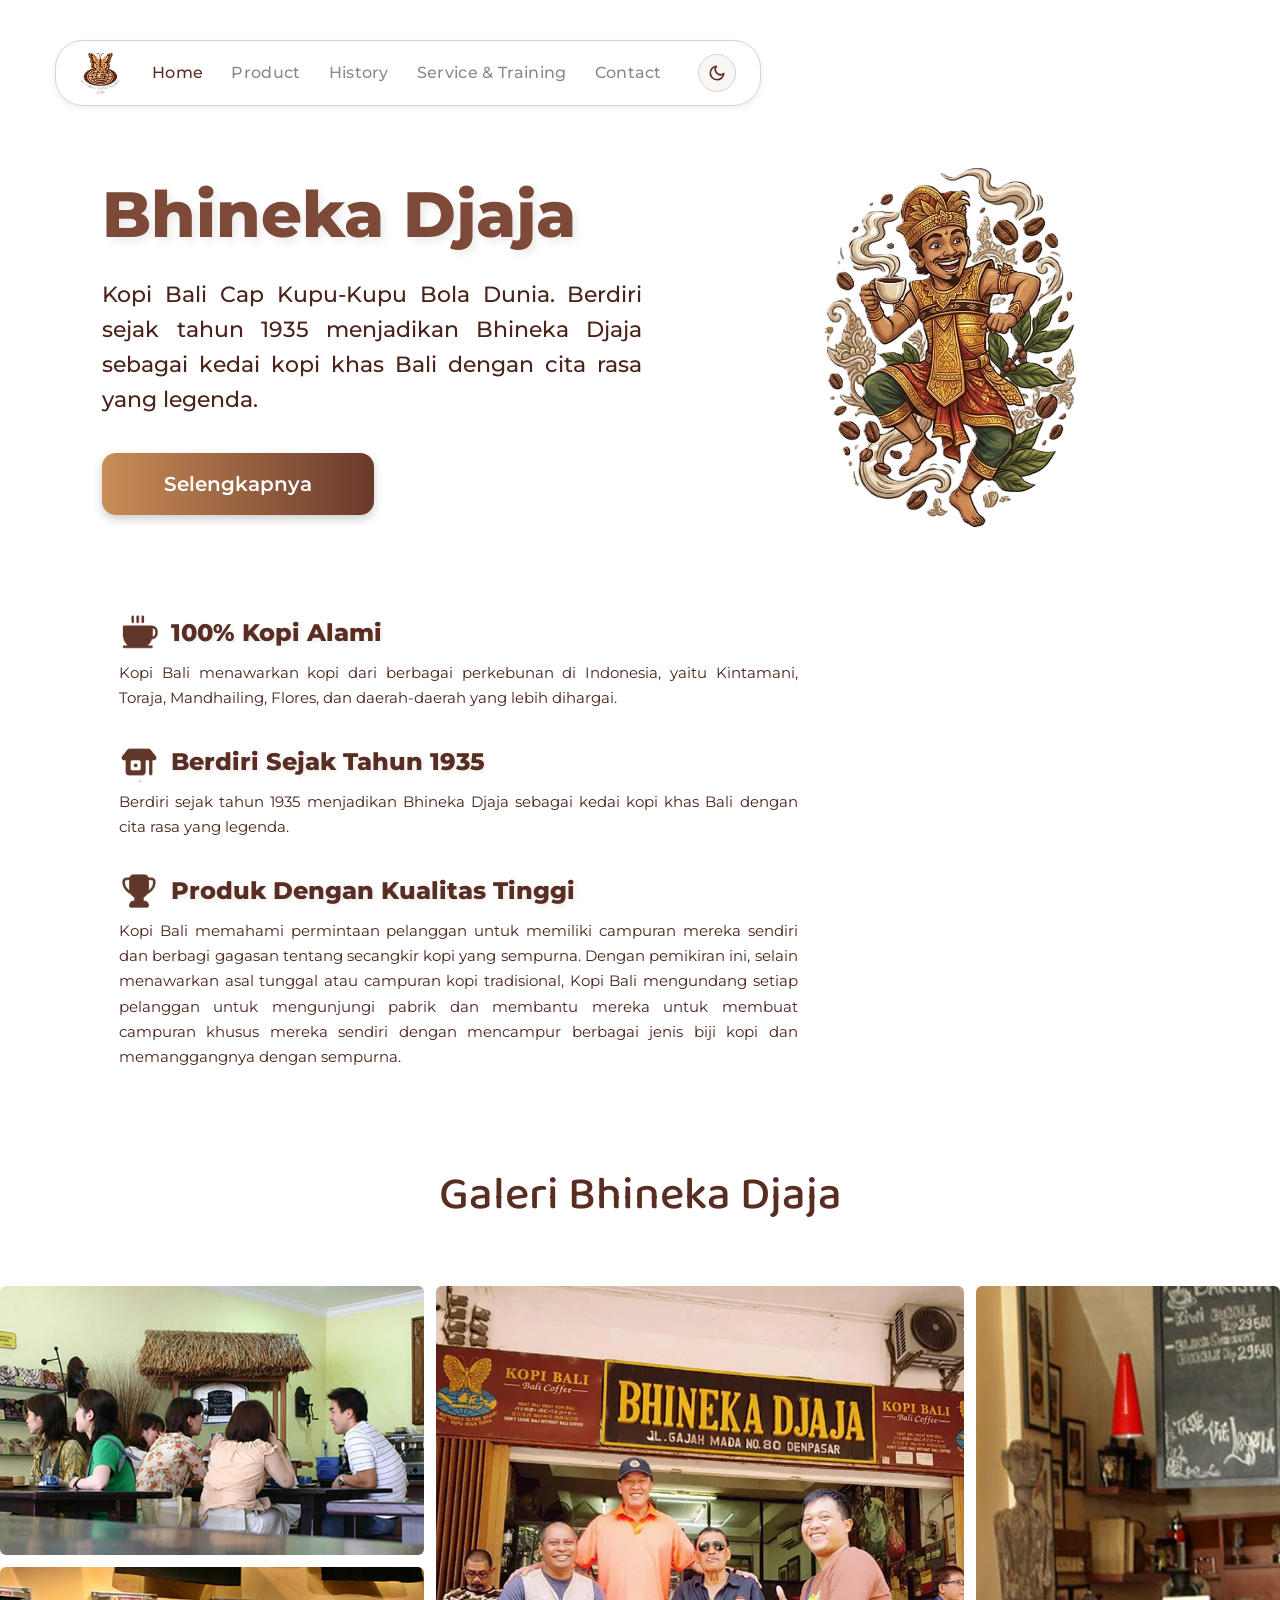
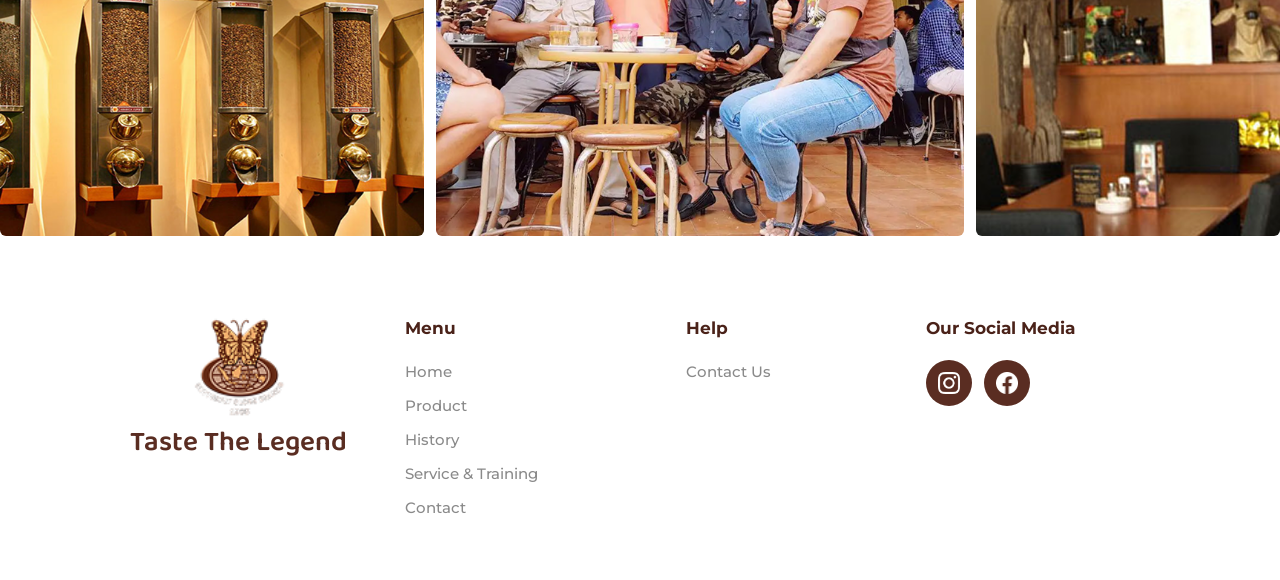
<file: index.html>
<!DOCTYPE html>
<html lang="id">
<head>
<meta charset="UTF-8">
<meta name="viewport" content="width=device-width, initial-scale=1">
<title>Bhineka Djaja | Kopi Bali Cap Kupu-Kupu Bola Dunia</title>
<meta name="description" content="Bhineka Djaja, kedai kopi khas Bali sejak tahun 1935.">
<link rel="preconnect" href="https://fonts.googleapis.com">
<link rel="preconnect" href="https://fonts.gstatic.com" crossorigin>
<link href="https://fonts.googleapis.com/css2?family=Baloo+2:wght@500;600&family=Montserrat:wght@400;500;600;700;800&display=swap" rel="stylesheet">
<link rel="stylesheet" href="style.css">
<script>if(localStorage.getItem('bhineka-tema')==='dark'||(!localStorage.getItem('bhineka-tema')&&window.matchMedia('(prefers-color-scheme: dark)').matches)){document.documentElement.setAttribute('data-theme','dark')}</script>
</head>
<body>

<header class="nav-wrap">
  <nav class="nav" aria-label="Menu utama">
    <a class="logo" href="index.html"><img src="images/Logo.png" alt="Butterfly Globe Brand 1935"></a>
    <span class="nav-current-page">Home</span>
    <div class="nav-links">
      <a href="index.html" aria-current="page">Home</a>
      <a href="product.html">Product</a>
      <a href="history.html">History</a>
      <a href="service.html">Service &amp; Training</a>
      <a href="contact.html">Contact</a>
    </div>
    <div class="nav-actions">
      <button class="tema-toggle" id="btn-tema" aria-label="Ganti mode gelap/terang" type="button" title="Ganti mode gelap/terang">
        <svg class="ikon-bulan" width="18" height="18" viewBox="0 0 24 24" fill="none" stroke="currentColor" stroke-width="2.2" stroke-linecap="round" stroke-linejoin="round">
          <path d="M21 12.79A9 9 0 1 1 11.21 3 7 7 0 0 0 21 12.79z"></path>
        </svg>
        <svg class="ikon-matahari" width="18" height="18" viewBox="0 0 24 24" fill="none" stroke="currentColor" stroke-width="2.2" stroke-linecap="round" stroke-linejoin="round">
          <circle cx="12" cy="12" r="5"></circle>
          <line x1="12" y1="1" x2="12" y2="3"></line>
          <line x1="12" y1="21" x2="12" y2="23"></line>
          <line x1="4.22" y1="4.22" x2="5.64" y2="5.64"></line>
          <line x1="18.36" y1="18.36" x2="19.78" y2="19.78"></line>
          <line x1="1" y1="12" x2="3" y2="12"></line>
          <line x1="21" y1="12" x2="23" y2="12"></line>
          <line x1="4.22" y1="19.78" x2="5.64" y2="18.36"></line>
          <line x1="18.36" y1="5.64" x2="19.78" y2="4.22"></line>
        </svg>
      </button>
      <button class="nav-toggle" aria-label="Buka menu" aria-expanded="false" type="button">
        <span></span>
        <span></span>
        <span></span>
      </button>
    </div>
  </nav>
</header>

<main>
  <section class="hero">
    <div class="hero-teks">
      <h1>Bhineka Djaja</h1>
      <p class="lead">Kopi Bali Cap Kupu-Kupu Bola Dunia. Berdiri sejak tahun 1935 menjadikan Bhineka Djaja sebagai kedai kopi khas Bali dengan cita rasa yang legenda.</p>
      <a class="tombol" href="history.html">Selengkapnya</a>
    </div>
    <img class="hero-gambar" src="images/Foto_kartun_memegang_kopi.png" alt="Ilustrasi penari Bali memegang secangkir kopi">
  </section>

  <section class="fitur">
    <article class="item">
      <h3><img class="ikon" src="images/ikon-kopi.png" alt="" width="40" height="40">100% Kopi Alami</h3>
      <p>Kopi Bali menawarkan kopi dari berbagai perkebunan di Indonesia, yaitu Kintamani, Toraja, Mandhailing, Flores, dan daerah-daerah yang lebih dihargai.</p>
    </article>
    <article class="item">
      <h3><img class="ikon" src="images/ikon-toko.png" alt="" width="40" height="40">Berdiri Sejak Tahun 1935</h3>
      <p>Berdiri sejak tahun 1935 menjadikan Bhineka Djaja sebagai kedai kopi khas Bali dengan cita rasa yang legenda.</p>
    </article>
    <article class="item">
      <h3><img class="ikon" src="images/ikon-piala.png" alt="" width="40" height="40">Produk Dengan Kualitas Tinggi</h3>
      <p>Kopi Bali memahami permintaan pelanggan untuk memiliki campuran mereka sendiri dan berbagi gagasan tentang secangkir kopi yang sempurna. Dengan pemikiran ini, selain menawarkan asal tunggal atau campuran kopi tradisional, Kopi Bali mengundang setiap pelanggan untuk mengunjungi pabrik dan membantu mereka untuk membuat campuran khusus mereka sendiri dengan mencampur berbagai jenis biji kopi dan memanggangnya dengan sempurna.</p>
    </article>
  </section>

  <section class="galeri">
    <h2>Galeri Bhineka Djaja</h2>
    <div class="grid">
      <figure class="g1"><img src="images/Rectangle_109.png" alt="Pelanggan duduk di bar kedai kopi" loading="lazy"></figure>
      <figure class="g2"><img src="images/Rectangle_110.png" alt="Dispenser biji kopi di dinding kedai" loading="lazy"></figure>
      <figure class="g3"><img src="images/Rectangle_111.png" alt="Pelanggan di depan kedai Bhineka Djaja, Jl. Gajah Mada No. 80 Denpasar" loading="lazy"></figure>
      <figure class="g4"><img src="images/Rectangle_112.png" alt="Sudut kedai dengan patung kayu dan papan menu" loading="lazy"></figure>
    </div>
  </section>
</main>

<footer>
  <div class="foot-merk">
    <img src="images/Logo.png" alt="Butterfly Globe Brand 1935">
    <p>Taste The Legend</p>
  </div>
  <div>
    <h4>Menu</h4>
    <ul>
      <li><a href="index.html">Home</a></li>
      <li><a href="product.html">Product</a></li>
      <li><a href="history.html">History</a></li>
      <li><a href="service.html">Service &amp; Training</a></li>
      <li><a href="contact.html">Contact</a></li>
    </ul>
  </div>
  <div>
    <h4>Help</h4>
    <ul><li><a href="contact.html">Contact Us</a></li></ul>
  </div>
  <div>
    <h4>Our Social Media</h4>
    <div class="sosial-baris">
     <a class="sosial" href="#" aria-label="Instagram"><img src="images/instagram.png" alt=""></a>
     <a class="sosial" href="#" aria-label="Facebook"><img src="images/facebook.png" alt=""></a>
    </div>
  </div>
</footer>
<script src="transisi.js"></script>

</body>
</html>
</file>
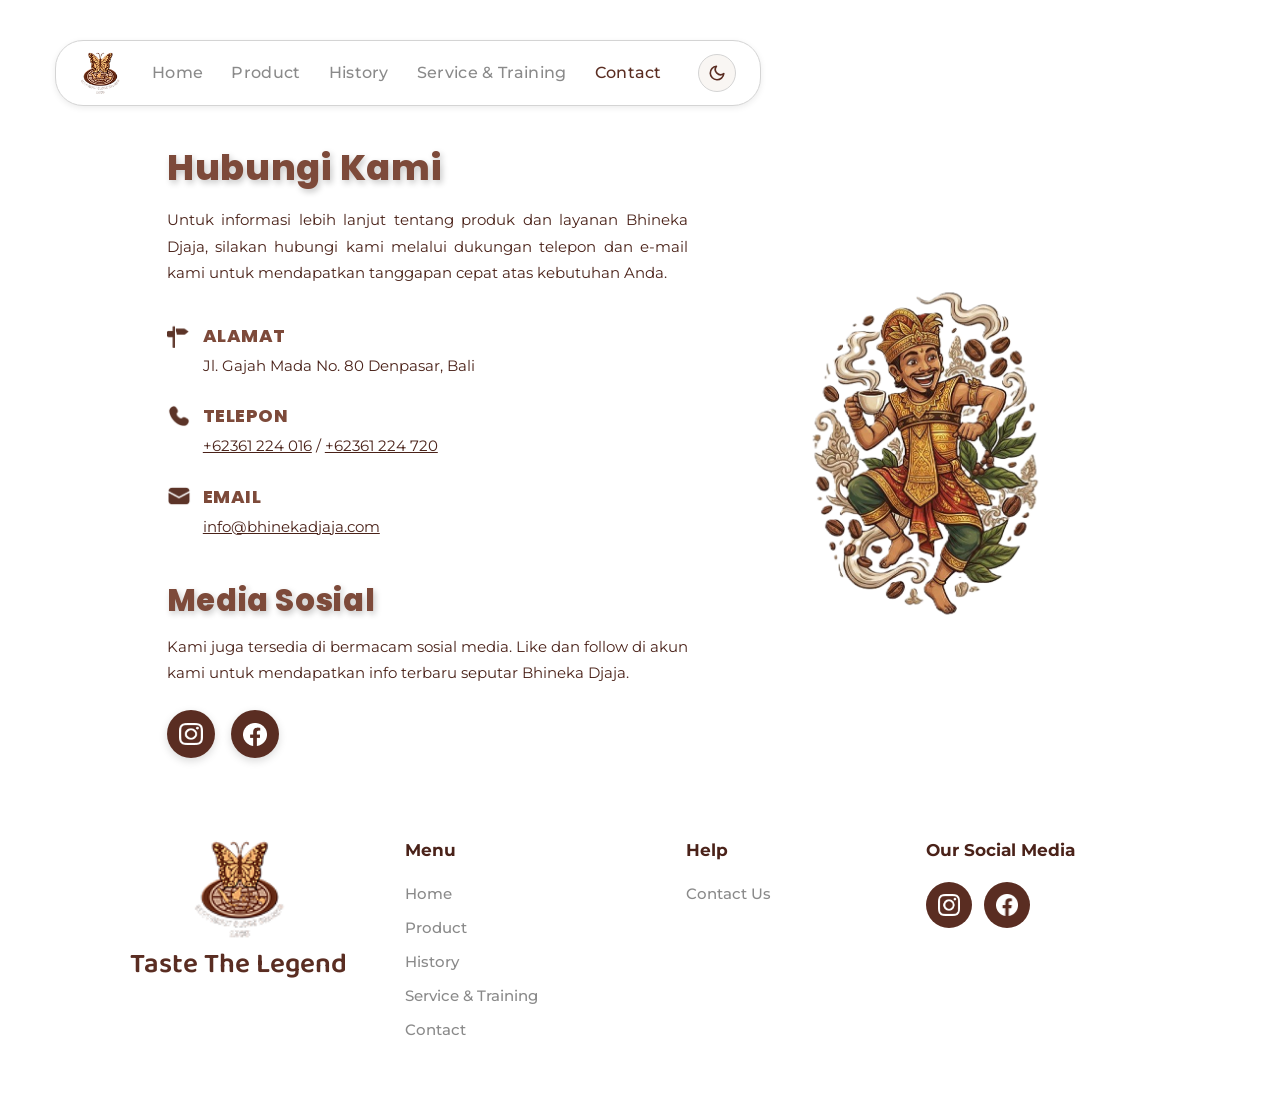
<file: contact.html>
<!DOCTYPE html>
<html lang="id">
<head>
<meta charset="UTF-8">
<meta name="viewport" content="width=device-width, initial-scale=1">
<title>Contact | Bhineka Djaja – Kopi Bali Cap Kupu-Kupu Bola Dunia</title>
<meta name="description" content="Hubungi Bhineka Djaja melalui telepon, email, atau kunjungi kedai kopi kami di Denpasar, Bali.">
<link rel="preconnect" href="https://fonts.googleapis.com">
<link rel="preconnect" href="https://fonts.gstatic.com" crossorigin>
<link href="https://fonts.googleapis.com/css2?family=Baloo+2:wght@500;600&family=Montserrat:wght@400;500;600;700;800&family=Poppins:wght@600;700;800;900&display=swap" rel="stylesheet">
<link rel="stylesheet" href="style.css">
<script>if(localStorage.getItem('bhineka-tema')==='dark'||(!localStorage.getItem('bhineka-tema')&&window.matchMedia('(prefers-color-scheme: dark)').matches)){document.documentElement.setAttribute('data-theme','dark')}</script>
<style>
  /* ── Layout Halaman Kontak ────────────────────────────────── */
  .kontak-wrap {
    display: grid;
    grid-template-columns: 1.15fr 0.85fr;
    gap: 40px;
    align-items: center;
    max-width: 1100px;
    margin: 40px auto 70px;
    padding: 0 6%;
  }

  /* ── Kolom Teks Kontak ────────────────────────────────────── */
  .kontak-teks h1 {
    font-family: "Poppins", sans-serif;
    font-size: clamp(28px, 2.8vw, 36px);
    font-weight: 800;
    color: var(--cokelat2);
    text-shadow: 2px 3px 6px rgba(0, 0, 0, 0.22);
    margin-bottom: 18px;
    line-height: 1.2;
    letter-spacing: .02em;
  }
  .kontak-desc {
    font-size: 15px;
    line-height: 1.75;
    color: var(--teks);
    margin-bottom: 36px;
    text-align: justify;
  }

  /* ── Item Alamat, Telepon, Email ──────────────────────────── */
  .kontak-list {
    display: flex;
    flex-direction: column;
    gap: 24px;
    margin-bottom: 44px;
  }
  .kontak-item-header {
    display: flex;
    align-items: center;
    gap: 12px;
    margin-bottom: 6px;
  }
  .kontak-item-header img {
    width: 24px;
    height: 24px;
    object-fit: contain;
    flex-shrink: 0;
  }
  .kontak-item-header h3 {
    font-family: "Poppins", sans-serif;
    font-size: 18px;
    font-weight: 800;
    color: var(--cokelat2);
    text-transform: uppercase;
    letter-spacing: .03em;
  }
  .kontak-item-detail {
    font-size: 14.5px;
    line-height: 1.6;
    color: var(--teks);
    padding-left: 36px;
  }
  .kontak-item-detail a {
    color: inherit;
    text-decoration: underline;
    transition: color .2s;
  }
  .kontak-item-detail a:hover {
    color: var(--cokelat);
  }

  /* ── Bagian Media Sosial ──────────────────────────────────── */
  .medsos-section h2 {
    font-family: "Poppins", sans-serif;
    font-size: clamp(24px, 2.4vw, 32px);
    font-weight: 800;
    color: var(--cokelat2);
    text-shadow: 2px 3px 6px rgba(0, 0, 0, 0.22);
    margin-bottom: 14px;
    line-height: 1.2;
    letter-spacing: .02em;
  }
  .medsos-section p {
    font-size: 15px;
    line-height: 1.75;
    color: var(--teks);
    margin-bottom: 24px;
    text-align: justify;
  }
  .medsos-baris {
    display: flex;
    gap: 16px;
  }
  .medsos-btn {
    display: flex;
    align-items: center;
    justify-content: center;
    width: 48px;
    height: 48px;
    border-radius: 50%;
    background: var(--cokelat);
    box-shadow: 0 3px 8px rgba(0,0,0,.15);
    transition: transform .2s ease, background .2s ease;
  }
  .medsos-btn:hover {
    background: var(--cokelat2);
    transform: translateY(-2px);
  }
  .medsos-btn img {
    width: 50%;
    height: 50%;
    object-fit: contain;
  }

  /* ── Kolom Gambar Ilustrasi Kanan ─────────────────────────── */
  .kontak-gambar {
    width: min(100%, 450px);
    justify-self: center;
  }
  .kontak-gambar img {
    width: 100%;
    height: auto;
    display: block;
    object-fit: contain;
  }

  /* ── Responsive Tablet / iPad (<= 900px) ──────────────────── */
  @media (max-width: 900px) {
    .kontak-wrap {
      grid-template-columns: 1fr;
      gap: 36px;
      padding: 0 24px;
      margin: 30px auto 50px;
    }
    .kontak-gambar {
      order: -1;
      max-width: 320px;
    }
    .kontak-desc, .medsos-section p {
      font-size: 14.5px;
      text-align: left;
    }
  }

  /* ── Responsive HP / Smartphone (<= 600px) ────────────────── */
  @media (max-width: 600px) {
    .kontak-wrap {
      gap: 28px;
      padding: 0 16px;
      margin: 20px auto 36px;
    }
    .kontak-gambar {
      max-width: 240px;
    }
    .kontak-teks h1 {
      font-size: 24px;
      margin-bottom: 12px;
    }
    .kontak-desc {
      font-size: 13.5px;
      line-height: 1.65;
      margin-bottom: 24px;
      text-align: left;
    }
    .kontak-list {
      gap: 18px;
      margin-bottom: 30px;
    }
    .kontak-item-header {
      gap: 10px;
      margin-bottom: 4px;
    }
    .kontak-item-header img {
      width: 20px;
      height: 20px;
    }
    .kontak-item-header h3 {
      font-size: 15px;
    }
    .kontak-item-detail {
      font-size: 13.5px;
      line-height: 1.55;
      padding-left: 30px;
    }
    .medsos-section h2 {
      font-size: 20px;
      margin-bottom: 10px;
    }
    .medsos-section p {
      font-size: 13.5px;
      line-height: 1.65;
      margin-bottom: 18px;
      text-align: left;
    }
    .medsos-baris {
      gap: 14px;
    }
    .medsos-btn {
      width: 44px;
      height: 44px;
    }
  }

  /* ── Dark Mode Overrides ──────────────────────────────────── */
  [data-theme="dark"] .medsos-btn {
    background: #2a1c16;
    border: 1.5px solid var(--border);
    box-shadow: 0 4px 12px rgba(0, 0, 0, 0.4);
  }
  [data-theme="dark"] .medsos-btn:hover {
    background: #3e281f;
  }
</style>
</head>
<body>

<!-- ═══ NAVIGASI ═══ -->
<header class="nav-wrap">
  <nav class="nav" aria-label="Menu utama">
    <a class="logo" href="index.html"><img src="images/Logo.png" alt="Butterfly Globe Brand 1935"></a>
    <span class="nav-current-page">Contact</span>
    <div class="nav-links">
      <a href="index.html">Home</a>
      <a href="product.html">Product</a>
      <a href="history.html">History</a>
      <a href="service.html">Service &amp; Training</a>
      <a href="contact.html" aria-current="page">Contact</a>
    </div>
    <div class="nav-actions">
      <button class="tema-toggle" id="btn-tema" aria-label="Ganti mode gelap/terang" type="button" title="Ganti mode gelap/terang">
        <svg class="ikon-bulan" width="18" height="18" viewBox="0 0 24 24" fill="none" stroke="currentColor" stroke-width="2.2" stroke-linecap="round" stroke-linejoin="round">
          <path d="M21 12.79A9 9 0 1 1 11.21 3 7 7 0 0 0 21 12.79z"></path>
        </svg>
        <svg class="ikon-matahari" width="18" height="18" viewBox="0 0 24 24" fill="none" stroke="currentColor" stroke-width="2.2" stroke-linecap="round" stroke-linejoin="round">
          <circle cx="12" cy="12" r="5"></circle>
          <line x1="12" y1="1" x2="12" y2="3"></line>
          <line x1="12" y1="21" x2="12" y2="23"></line>
          <line x1="4.22" y1="4.22" x2="5.64" y2="5.64"></line>
          <line x1="18.36" y1="18.36" x2="19.78" y2="19.78"></line>
          <line x1="1" y1="12" x2="3" y2="12"></line>
          <line x1="21" y1="12" x2="23" y2="12"></line>
          <line x1="4.22" y1="19.78" x2="5.64" y2="18.36"></line>
          <line x1="18.36" y1="5.64" x2="19.78" y2="4.22"></line>
        </svg>
      </button>
      <button class="nav-toggle" aria-label="Buka menu" aria-expanded="false" type="button">
        <span></span>
        <span></span>
        <span></span>
      </button>
    </div>
  </nav>
</header>

<main>

  <div class="kontak-wrap">

    <!-- Kolom Kiri: Informasi Kontak & Media Sosial -->
    <div class="kontak-teks">

      <h1>Hubungi Kami</h1>
      <p class="kontak-desc">Untuk informasi lebih lanjut tentang produk dan layanan Bhineka Djaja, silakan hubungi kami melalui dukungan telepon dan e-mail kami untuk mendapatkan tanggapan cepat atas kebutuhan Anda.</p>

      <div class="kontak-list">

        <!-- 1. Alamat -->
        <div class="kontak-item">
          <div class="kontak-item-header">
            <img src="images/alamat.png" alt="" aria-hidden="true">
            <h3>ALAMAT</h3>
          </div>
          <p class="kontak-item-detail">Jl. Gajah Mada No. 80 Denpasar, Bali</p>
        </div>

        <!-- 2. Telepon -->
        <div class="kontak-item">
          <div class="kontak-item-header">
            <img src="images/telepon.png" alt="" aria-hidden="true">
            <h3>TELEPON</h3>
          </div>
          <p class="kontak-item-detail">
            <a href="tel:+62361224016">+62361 224 016</a> / <a href="tel:+62361224720">+62361 224 720</a>
          </p>
        </div>

        <!-- 3. Email -->
        <div class="kontak-item">
          <div class="kontak-item-header">
            <img src="images/email.png" alt="" aria-hidden="true">
            <h3>EMAIL</h3>
          </div>
          <p class="kontak-item-detail">
            <a href="mailto:info@bhinekadjaja.com">info@bhinekadjaja.com</a>
          </p>
        </div>

      </div>

      <!-- Bagian Media Sosial -->
      <section class="medsos-section">
        <h2>Media Sosial</h2>
        <p>Kami juga tersedia di bermacam sosial media. Like dan follow di akun kami untuk mendapatkan info terbaru seputar Bhineka Djaja.</p>
        <div class="medsos-baris">
          <a class="medsos-btn" href="#" aria-label="Instagram"><img src="images/instagram.png" alt=""></a>
          <a class="medsos-btn" href="#" aria-label="Facebook"><img src="images/facebook.png" alt=""></a>
        </div>
      </section>

    </div>

    <!-- Kolom Kanan: Foto Kartun Penari Bali Memegang Kopi -->
    <div class="kontak-gambar">
      <img src="images/Foto_kartun_memegang_kopi.png" alt="Ilustrasi penari Bali memegang secangkir kopi" loading="lazy">
    </div>

  </div>

</main>

<!-- ═══ FOOTER ═══ -->
<footer>
  <div class="foot-merk">
    <img src="images/Logo.png" alt="Butterfly Globe Brand 1935">
    <p>Taste The Legend</p>
  </div>
  <div>
    <h4>Menu</h4>
    <ul>
      <li><a href="index.html">Home</a></li>
      <li><a href="product.html">Product</a></li>
      <li><a href="history.html">History</a></li>
      <li><a href="service.html">Service &amp; Training</a></li>
      <li><a href="contact.html">Contact</a></li>
    </ul>
  </div>
  <div>
    <h4>Help</h4>
    <ul><li><a href="contact.html">Contact Us</a></li></ul>
  </div>
  <div>
    <h4>Our Social Media</h4>
    <div class="sosial-baris">
      <a class="sosial" href="#" aria-label="Instagram"><img src="images/instagram.png" alt=""></a>
      <a class="sosial" href="#" aria-label="Facebook"><img src="images/facebook.png" alt=""></a>
    </div>
  </div>
</footer>
<script src="transisi.js"></script>

</body>
</html>
</file>
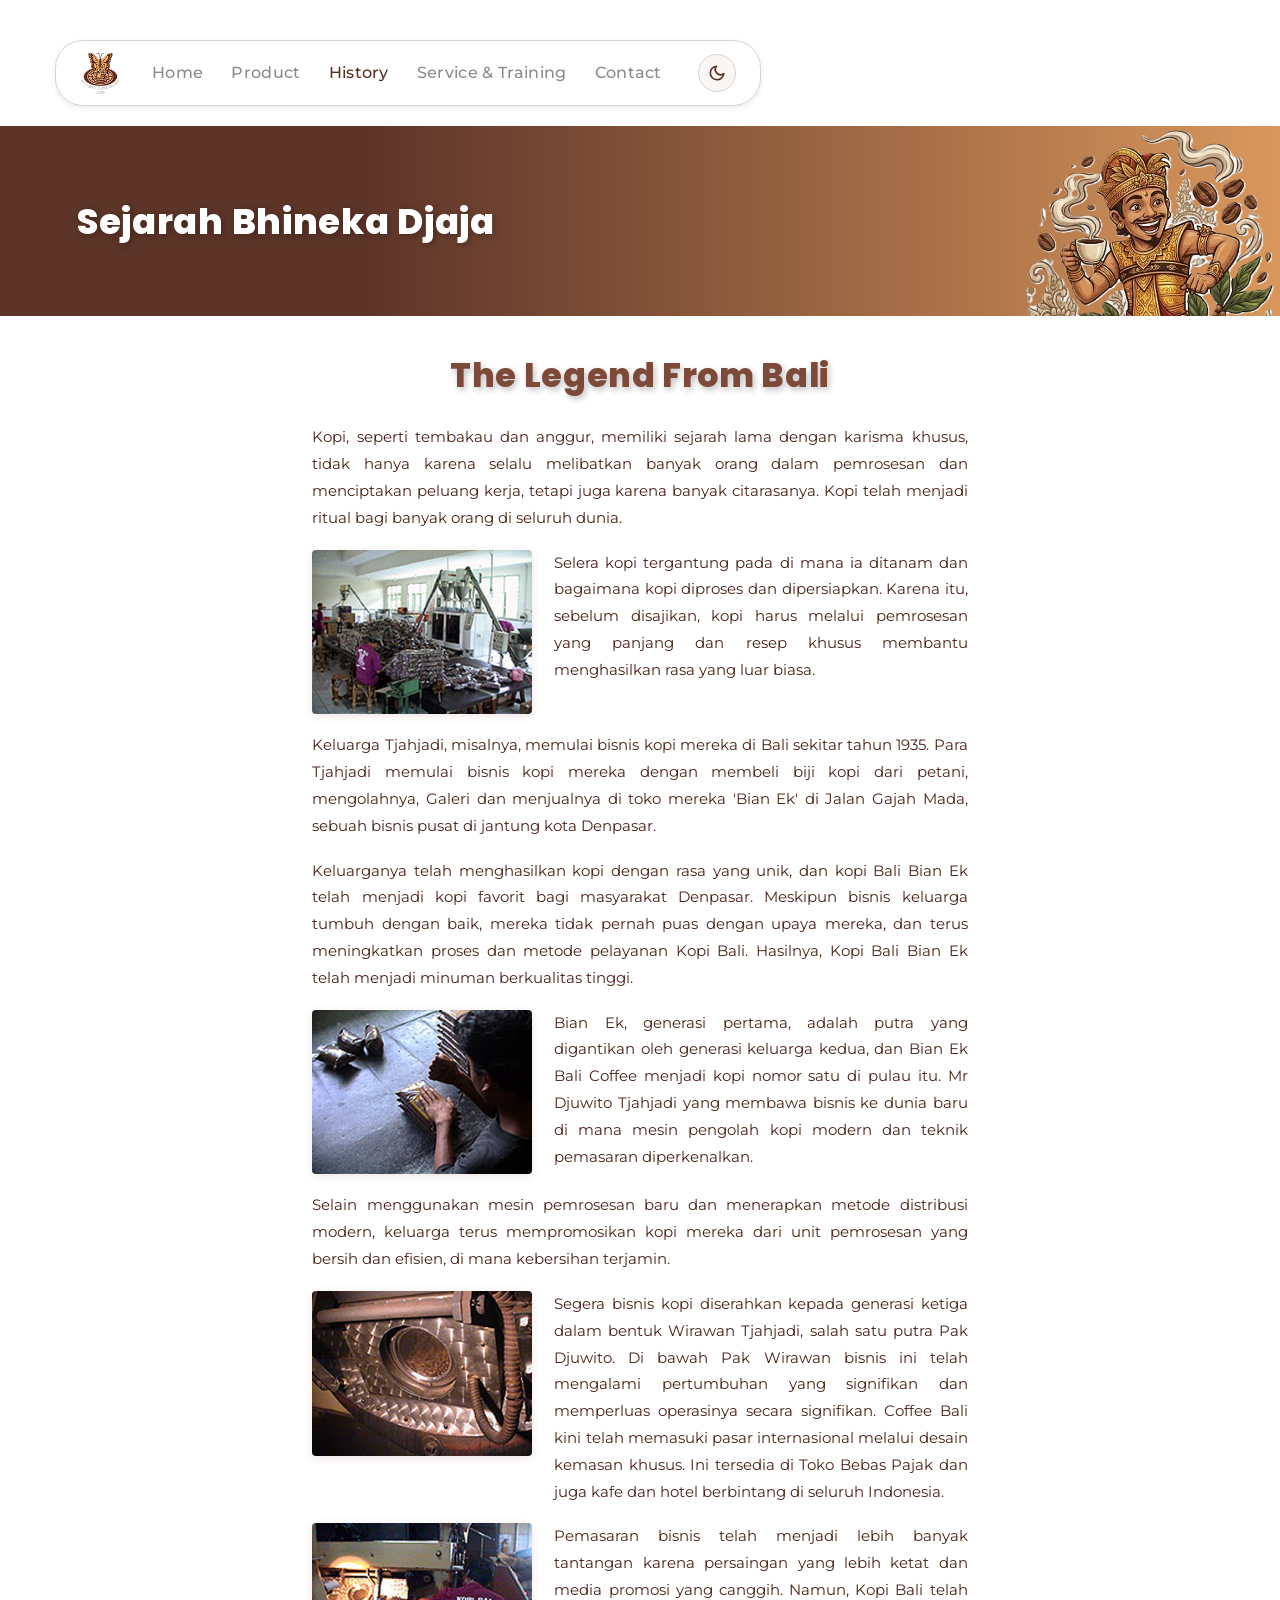
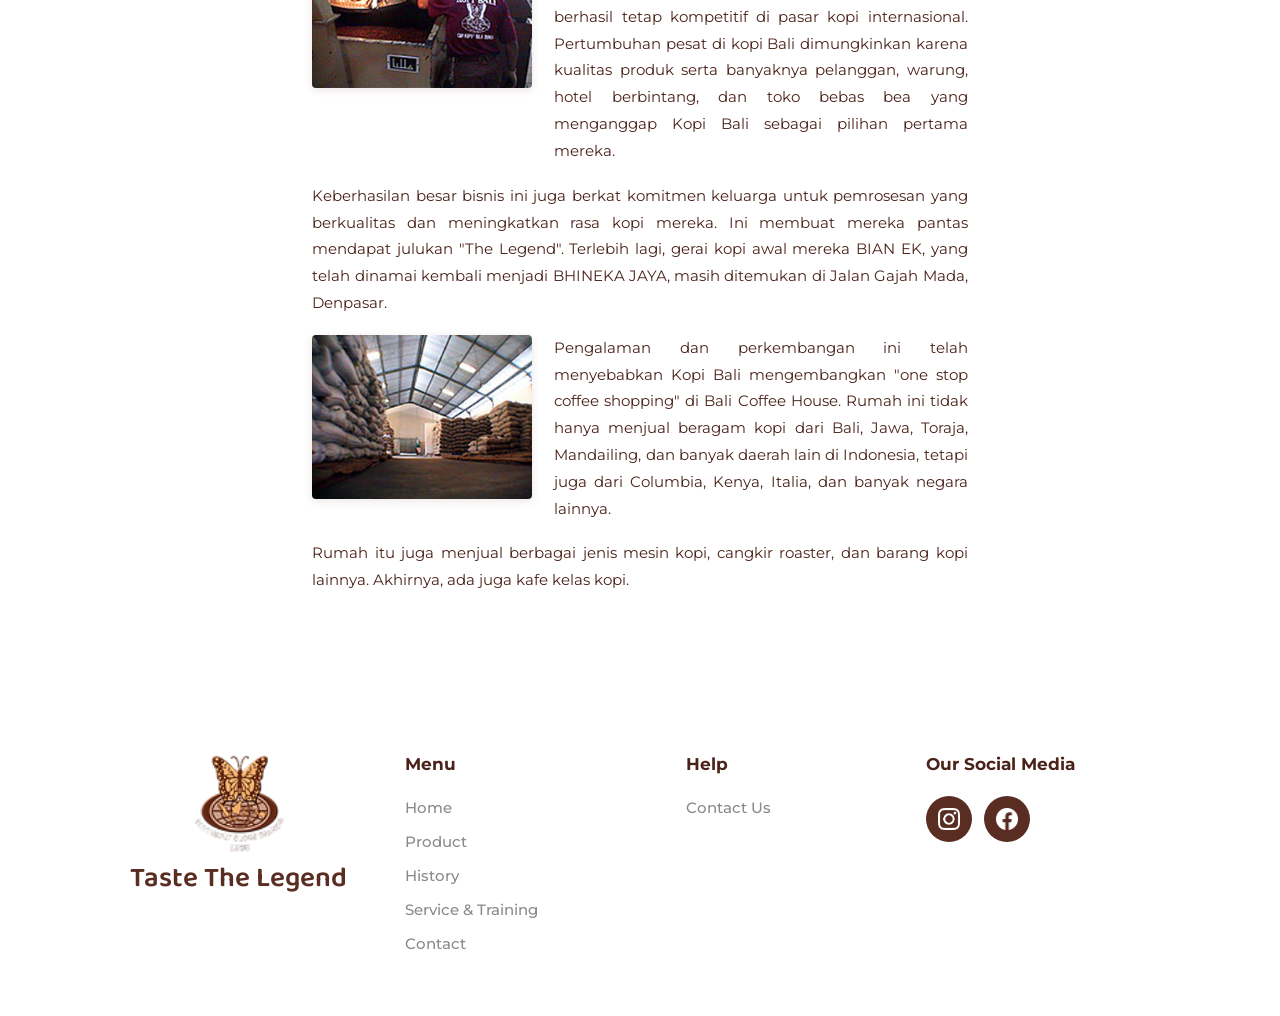
<file: history.html>
<!DOCTYPE html>
<html lang="id">
<head>
<meta charset="UTF-8">
<meta name="viewport" content="width=device-width, initial-scale=1">
<title>Sejarah | Bhineka Djaja – Kopi Bali Cap Kupu-Kupu Bola Dunia</title>
<meta name="description" content="Sejarah perjalanan Bhineka Djaja, kedai kopi khas Bali sejak tahun 1935.">
<link rel="preconnect" href="https://fonts.googleapis.com">
<link rel="preconnect" href="https://fonts.gstatic.com" crossorigin>
<link href="https://fonts.googleapis.com/css2?family=Baloo+2:wght@500;600&family=Montserrat:wght@400;500;600;700;800&family=Poppins:wght@600;700;800;900&display=swap" rel="stylesheet">
<link rel="stylesheet" href="style.css">
<script>if(localStorage.getItem('bhineka-tema')==='dark'||(!localStorage.getItem('bhineka-tema')&&window.matchMedia('(prefers-color-scheme: dark)').matches)){document.documentElement.setAttribute('data-theme','dark')}</script>
<style>
  /* ── Hero Sejarah ─────────────────────────────────────────── */
  .sejarah-hero {
    position: relative;
    display: flex;
    align-items: center;
    padding: 0 6%;
    min-height: 190px;
    background: var(--banner-grad);
    overflow: hidden;
    margin-top: 20px;
  }
  .sejarah-hero::after {
    content: '';
    position: absolute;
    right: 0;
    top: 0;
    bottom: 0;
    width: clamp(280px, 32vw, 440px);
    background: url('images/ornamen-bali.png') right bottom / contain no-repeat;
    opacity: 1;
    pointer-events: none;
    z-index: 1;
  }
  .sejarah-hero h1 {
    position: relative;
    z-index: 2;
    font-family: "Poppins", sans-serif;
    font-size: clamp(28px, 2.8vw, 38px);
    font-weight: 800;
    color: #fff;
    text-shadow: 2px 2px 6px rgba(0, 0, 0, 0.25);
    letter-spacing: .02em;
    line-height: 1.2;
    margin: 0;
  }

  /* ── Konten Sejarah ───────────────────────────────────────── */
  .sejarah-konten {
    max-width: 860px;
    margin: 0 auto;
    padding: 40px 8% 60px;
  }
  .sejarah-konten h2 {
    font-family: "Poppins", sans-serif;
    font-style: normal;
    font-weight: 800;
    font-size: clamp(26px, 2.6vw, 36px);
    color: var(--cokelat2);
    text-shadow: 2px 3px 6px rgba(0, 0, 0, 0.25);
    margin-bottom: 28px;
    line-height: 1.2;
    text-align: center;
    letter-spacing: .02em;
  }
  .sejarah-konten p {
    font-size: 14.5px;
    line-height: 1.85;
    text-align: justify;
    margin-bottom: 18px;
    color: var(--teks);
  }

  /* ── Baris Gambar & Teks ───────────────────────────────────── */
  .sejarah-item {
    display: flex;
    gap: 22px;
    align-items: flex-start;
    margin-bottom: 18px;
  }
  .sejarah-item img {
    width: 220px;
    height: auto;
    flex-shrink: 0;
    border-radius: 4px;
    object-fit: cover;
    box-shadow: 0 2px 8px rgba(90,45,34,.12);
  }
  .sejarah-item p {
    margin-bottom: 0;
    flex: 1;
  }

  /* ── Dark Mode Overrides ──────────────────────────────────── */
  [data-theme="dark"] .sejarah-item img {
    box-shadow: 0 4px 14px rgba(0, 0, 0, 0.5);
    border: 1px solid var(--border);
  }

  /* ── Responsive Tablet / iPad (<= 900px) ──────────────────── */
  @media (max-width: 900px) {
    .sejarah-hero { min-height: 135px; padding: 0 24px; }
    .sejarah-hero::after { width: clamp(200px, 34vw, 280px); right: 0; }
    .sejarah-hero h1 { font-size: 22px; }
    .sejarah-konten { padding: 36px 28px 50px; }
    .sejarah-item { gap: 18px; margin-bottom: 18px; }
    .sejarah-item img { width: 190px; }
  }

  /* ── Responsive HP / Smartphone (<= 600px) ────────────────── */
  @media (max-width: 600px) {
    .sejarah-hero { min-height: 105px; padding: 0 16px; }
    .sejarah-hero::after { width: 145px; right: 0; opacity: 0.95; }
    .sejarah-hero h1 { font-size: 18px; }
    .sejarah-konten { padding: 24px 16px 36px; }
    .sejarah-konten h2 { font-size: 22px; margin-bottom: 20px; }
    .sejarah-konten p { font-size: 13.5px; line-height: 1.7; text-align: left; margin-bottom: 14px; }
    .sejarah-item { flex-direction: column; gap: 12px; margin-bottom: 16px; }
    .sejarah-item img { width: 100%; max-width: 100%; border-radius: 6px; }
  }
</style>
</head>
<body>

<!-- ═══ NAVIGASI ═══ -->
<header class="nav-wrap">
  <nav class="nav" aria-label="Menu utama">
    <a class="logo" href="index.html"><img src="images/Logo.png" alt="Butterfly Globe Brand 1935"></a>
    <span class="nav-current-page">History</span>
    <div class="nav-links">
      <a href="index.html">Home</a>
      <a href="product.html">Product</a>
      <a href="history.html" aria-current="page">History</a>
      <a href="service.html">Service &amp; Training</a>
      <a href="contact.html">Contact</a>
    </div>
    <div class="nav-actions">
      <button class="tema-toggle" id="btn-tema" aria-label="Ganti mode gelap/terang" type="button" title="Ganti mode gelap/terang">
        <svg class="ikon-bulan" width="18" height="18" viewBox="0 0 24 24" fill="none" stroke="currentColor" stroke-width="2.2" stroke-linecap="round" stroke-linejoin="round">
          <path d="M21 12.79A9 9 0 1 1 11.21 3 7 7 0 0 0 21 12.79z"></path>
        </svg>
        <svg class="ikon-matahari" width="18" height="18" viewBox="0 0 24 24" fill="none" stroke="currentColor" stroke-width="2.2" stroke-linecap="round" stroke-linejoin="round">
          <circle cx="12" cy="12" r="5"></circle>
          <line x1="12" y1="1" x2="12" y2="3"></line>
          <line x1="12" y1="21" x2="12" y2="23"></line>
          <line x1="4.22" y1="4.22" x2="5.64" y2="5.64"></line>
          <line x1="18.36" y1="18.36" x2="19.78" y2="19.78"></line>
          <line x1="1" y1="12" x2="3" y2="12"></line>
          <line x1="21" y1="12" x2="23" y2="12"></line>
          <line x1="4.22" y1="19.78" x2="5.64" y2="18.36"></line>
          <line x1="18.36" y1="5.64" x2="19.78" y2="4.22"></line>
        </svg>
      </button>
      <button class="nav-toggle" aria-label="Buka menu" aria-expanded="false" type="button">
        <span></span>
        <span></span>
        <span></span>
      </button>
    </div>
  </nav>
</header>

<main>

  <!-- ═══ HERO ═══ -->
  <section class="sejarah-hero">
    <h1>Sejarah Bhineka Djaja</h1>
  </section>

  <!-- ═══ KONTEN SEJARAH ═══ -->
  <div class="sejarah-konten">

    <h2>The Legend From Bali</h2>

    <!-- Paragraf pembuka -->
    <p>Kopi, seperti tembakau dan anggur, memiliki sejarah lama dengan karisma khusus, tidak hanya karena selalu melibatkan banyak orang dalam pemrosesan dan menciptakan peluang kerja, tetapi juga karena banyak citarasanya. Kopi telah menjadi ritual bagi banyak orang di seluruh dunia.</p>

    <!-- Item 1: sejarah1 + paragraf -->
    <div class="sejarah-item">
      <img src="images/sejarah1.png" alt="Gudang penyimpanan biji kopi" loading="lazy">
      <p>Selera kopi tergantung pada di mana ia ditanam dan bagaimana kopi diproses dan dipersiapkan. Karena itu, sebelum disajikan, kopi harus melalui pemrosesan yang panjang dan resep khusus membantu menghasilkan rasa yang luar biasa.</p>
    </div>

    <!-- Paragraf penuh 1 & 2 -->
    <p>Keluarga Tjahjadi, misalnya, memulai bisnis kopi mereka di Bali sekitar tahun 1935. Para Tjahjadi memulai bisnis kopi mereka dengan membeli biji kopi dari petani, mengolahnya, Galeri dan menjualnya di toko mereka 'Bian Ek' di Jalan Gajah Mada, sebuah bisnis pusat di jantung kota Denpasar.</p>
    <p>Keluarganya telah menghasilkan kopi dengan rasa yang unik, dan kopi Bali Bian Ek telah menjadi kopi favorit bagi masyarakat Denpasar. Meskipun bisnis keluarga tumbuh dengan baik, mereka tidak pernah puas dengan upaya mereka, dan terus meningkatkan proses dan metode pelayanan Kopi Bali. Hasilnya, Kopi Bali Bian Ek telah menjadi minuman berkualitas tinggi.</p>

    <!-- Item 2: sejarah2 + paragraf -->
    <div class="sejarah-item">
      <img src="images/sejarah2.png" alt="Generasi pertama dan kedua" loading="lazy">
      <p>Bian Ek, generasi pertama, adalah putra yang digantikan oleh generasi keluarga kedua, dan Bian Ek Bali Coffee menjadi kopi nomor satu di pulau itu. Mr Djuwito Tjahjadi yang membawa bisnis ke dunia baru di mana mesin pengolah kopi modern dan teknik pemasaran diperkenalkan.</p>
    </div>

    <!-- Paragraf penuh 3 -->
    <p>Selain menggunakan mesin pemrosesan baru dan menerapkan metode distribusi modern, keluarga terus mempromosikan kopi mereka dari unit pemrosesan yang bersih dan efisien, di mana kebersihan terjamin.</p>

    <!-- Item 3: sejarah3 + paragraf -->
    <div class="sejarah-item">
      <img src="images/sejarah3.png" alt="Mesin roasting generasi ketiga" loading="lazy">
      <p>Segera bisnis kopi diserahkan kepada generasi ketiga dalam bentuk Wirawan Tjahjadi, salah satu putra Pak Djuwito. Di bawah Pak Wirawan bisnis ini telah mengalami pertumbuhan yang signifikan dan memperluas operasinya secara signifikan. Coffee Bali kini telah memasuki pasar internasional melalui desain kemasan khusus. Ini tersedia di Toko Bebas Pajak dan juga kafe dan hotel berbintang di seluruh Indonesia.</p>
    </div>

    <!-- Item 4: sejarah4 + paragraf -->
    <div class="sejarah-item">
      <img src="images/sejarah4.png" alt="Proses pengemasan kopi" loading="lazy">
      <p>Pemasaran bisnis telah menjadi lebih banyak tantangan karena persaingan yang lebih ketat dan media promosi yang canggih. Namun, Kopi Bali telah berhasil tetap kompetitif di pasar kopi internasional. Pertumbuhan pesat di kopi Bali dimungkinkan karena kualitas produk serta banyaknya pelanggan, warung, hotel berbintang, dan toko bebas bea yang menganggap Kopi Bali sebagai pilihan pertama mereka.</p>
    </div>

    <!-- Paragraf penuh 4 -->
    <p>Keberhasilan besar bisnis ini juga berkat komitmen keluarga untuk pemrosesan yang berkualitas dan meningkatkan rasa kopi mereka. Ini membuat mereka pantas mendapat julukan "The Legend". Terlebih lagi, gerai kopi awal mereka BIAN EK, yang telah dinamai kembali menjadi BHINEKA JAYA, masih ditemukan di Jalan Gajah Mada, Denpasar.</p>

    <!-- Item 5: sejarah5 + paragraf -->
    <div class="sejarah-item">
      <img src="images/sejarah5.png" alt="One stop coffee shopping Bali Coffee House" loading="lazy">
      <p>Pengalaman dan perkembangan ini telah menyebabkan Kopi Bali mengembangkan "one stop coffee shopping" di Bali Coffee House. Rumah ini tidak hanya menjual beragam kopi dari Bali, Jawa, Toraja, Mandailing, dan banyak daerah lain di Indonesia, tetapi juga dari Columbia, Kenya, Italia, dan banyak negara lainnya.</p>
    </div>

    <!-- Paragraf penutup -->
    <p>Rumah itu juga menjual berbagai jenis mesin kopi, cangkir roaster, dan barang kopi lainnya. Akhirnya, ada juga kafe kelas kopi.</p>

  </div>

</main>

<!-- ═══ FOOTER ═══ -->
<footer>
  <div class="foot-merk">
    <img src="images/Logo.png" alt="Butterfly Globe Brand 1935">
    <p>Taste The Legend</p>
  </div>
  <div>
    <h4>Menu</h4>
    <ul>
      <li><a href="index.html">Home</a></li>
      <li><a href="product.html">Product</a></li>
      <li><a href="history.html">History</a></li>
      <li><a href="service.html">Service &amp; Training</a></li>
      <li><a href="contact.html">Contact</a></li>
    </ul>
  </div>
  <div>
    <h4>Help</h4>
    <ul><li><a href="contact.html">Contact Us</a></li></ul>
  </div>
  <div>
    <h4>Our Social Media</h4>
    <div class="sosial-baris">
      <a class="sosial" href="#" aria-label="Instagram"><img src="images/instagram.png" alt=""></a>
      <a class="sosial" href="#" aria-label="Facebook"><img src="images/facebook.png" alt=""></a>
    </div>
  </div>
</footer>
<script src="transisi.js"></script>

</body>
</html>
</file>
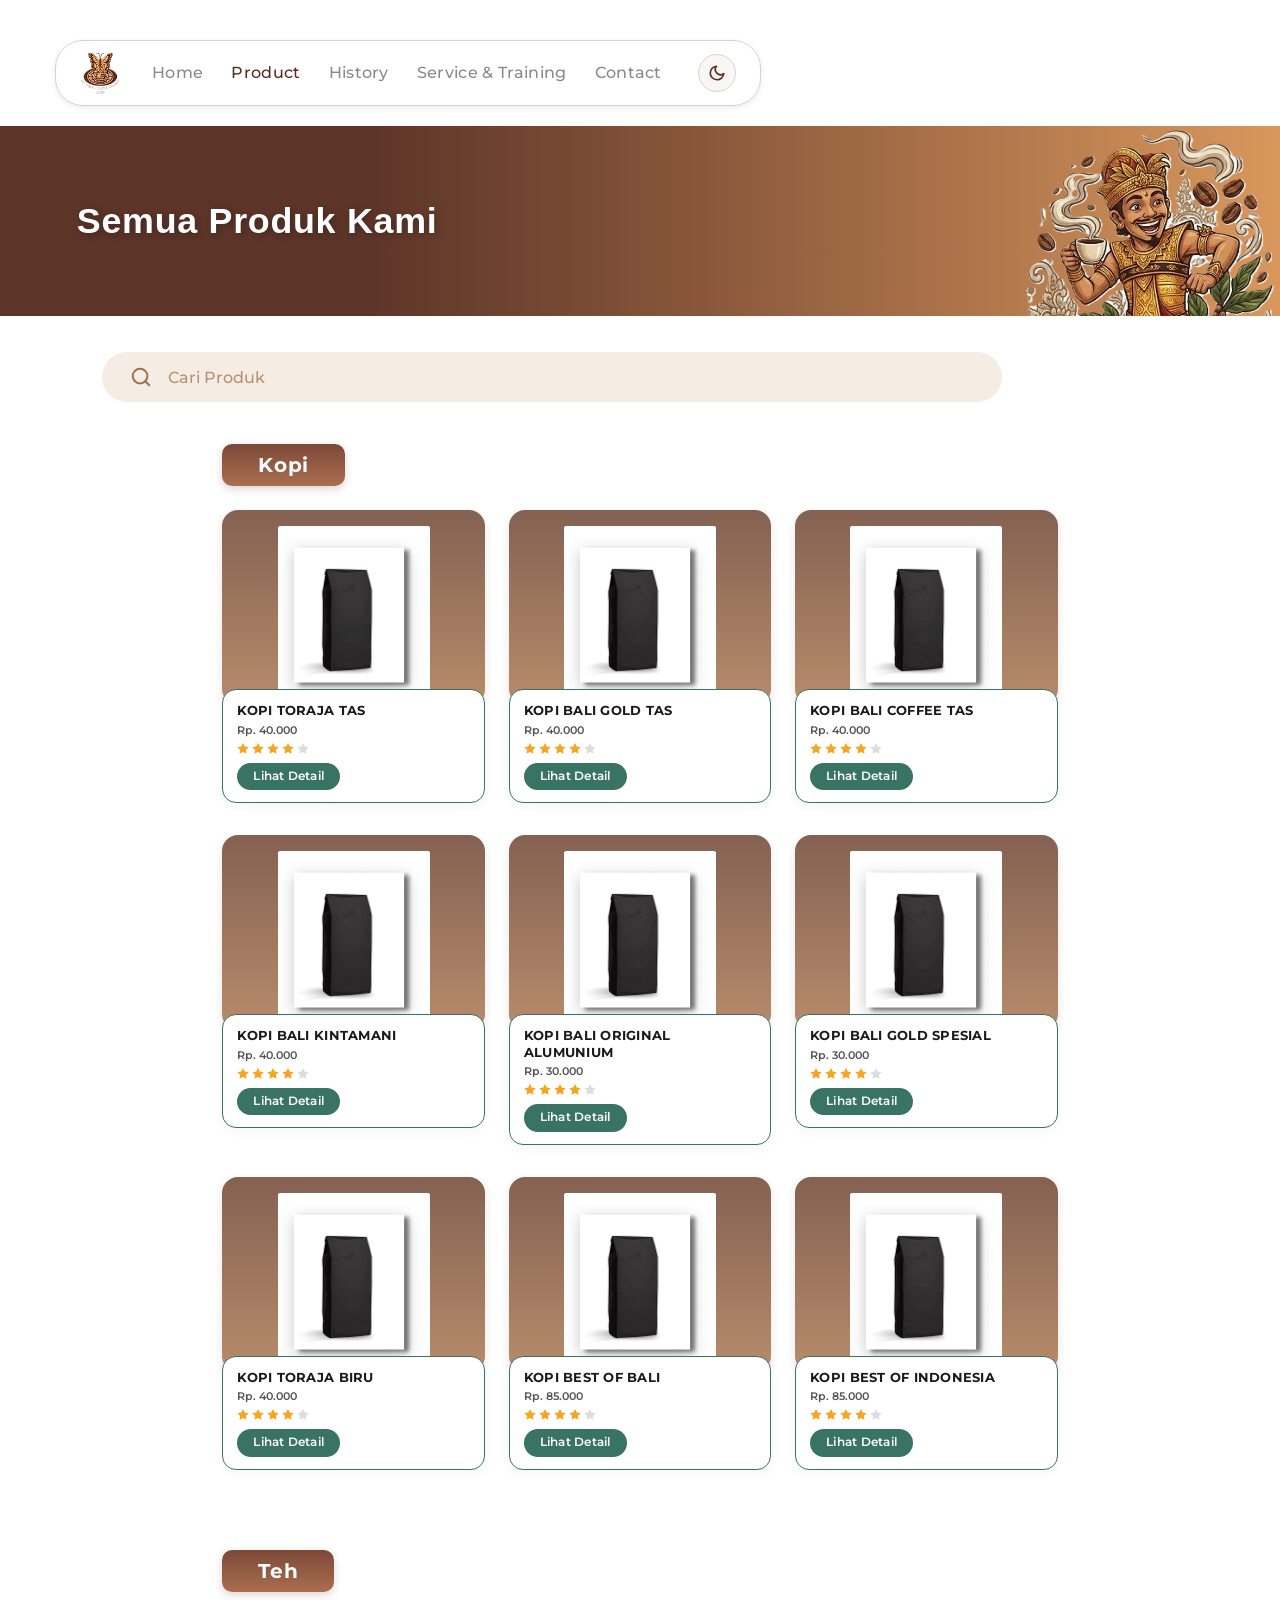
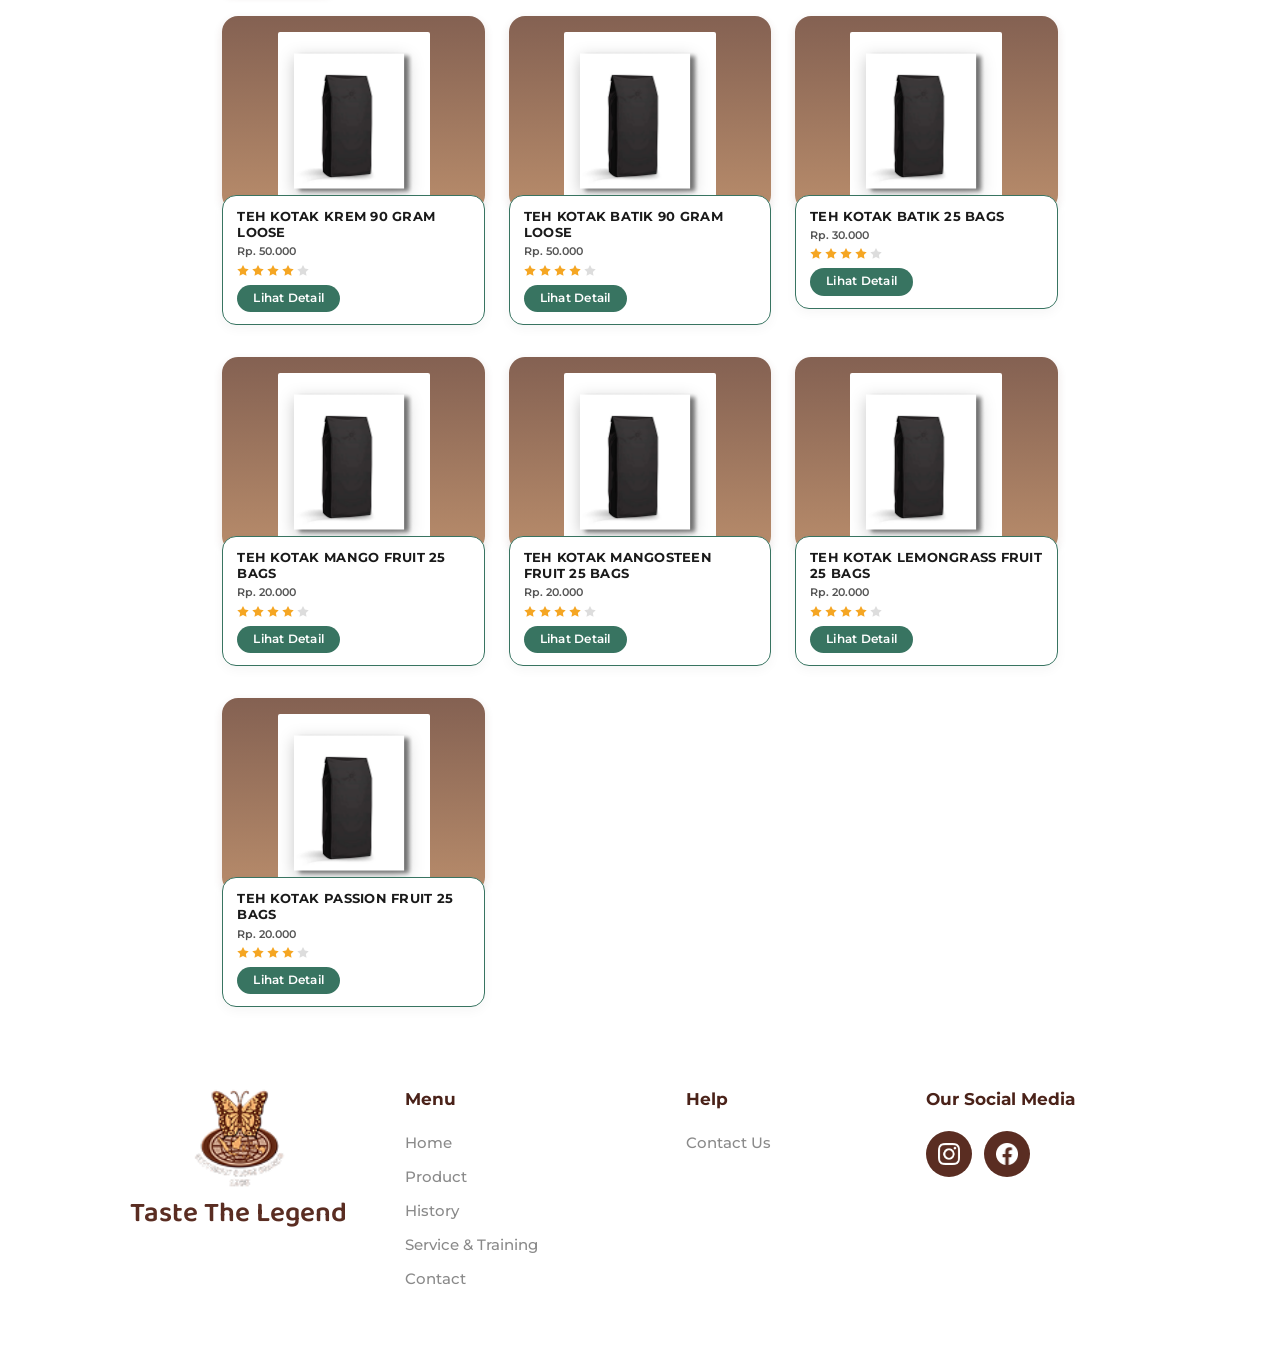
<file: product.html>
<!DOCTYPE html>
<html lang="id">
<head>
<meta charset="UTF-8">
<meta name="viewport" content="width=device-width, initial-scale=1">
<title>Produk | Bhineka Djaja – Kopi Bali Cap Kupu-Kupu Bola Dunia</title>
<meta name="description" content="Semua produk kopi dan teh Bhineka Djaja. Kopi Bali pilihan terbaik sejak 1935.">
<link rel="preconnect" href="https://fonts.googleapis.com">
<link rel="preconnect" href="https://fonts.gstatic.com" crossorigin>
<link href="https://fonts.googleapis.com/css2?family=Baloo+2:wght@500;600&family=Montserrat:wght@400;500;600;700;800&display=swap" rel="stylesheet">
<link rel="stylesheet" href="style.css">
<script>if(localStorage.getItem('bhineka-tema')==='dark'||(!localStorage.getItem('bhineka-tema')&&window.matchMedia('(prefers-color-scheme: dark)').matches)){document.documentElement.setAttribute('data-theme','dark')}</script>
<style>
  /* ── Hero Produk ─────────────────────────────────────────── */
  .produk-hero {
    position: relative;
    display: flex;
    align-items: center;
    padding: 0 6%;
    min-height: 190px;
    background: var(--banner-grad);
    overflow: hidden;
    margin-top: 20px;
  }
  /* Karakter ornamen Bali di kanan */
  .produk-hero::after {
    content: '';
    position: absolute;
    right: 0;
    top: 0;
    bottom: 0;
    width: clamp(280px, 32vw, 440px);
    background: url('images/ornamen-bali.png') right bottom / contain no-repeat;
    opacity: 1;
    pointer-events: none;
    z-index: 1;
  }
  .produk-hero-teks {
    position: relative;
    z-index: 2;
  }
  .produk-hero-teks h1 {
    font-family: "Poppins", sans-serif;
    font-size: clamp(28px, 2.8vw, 38px);
    font-weight: 800;
    color: #fff;
    text-shadow: 2px 2px 6px rgba(0, 0, 0, 0.25);
    letter-spacing: .02em;
    line-height: 1.2;
    margin: 0;
  }

  /* ── Search Bar ───────────────────────────────────────────── */
  .search-wrap {
    padding: 36px 8% 10px;
  }
  .search-box {
    display: flex;
    align-items: center;
    gap: 14px;
    background: #f5ede4;
    border: none;
    border-radius: 40px;
    padding: 14px 28px;
    max-width: 900px;
    width: 100%;
  }
  .search-box svg {
    flex: none;
    color: #a07050;
    width: 22px;
    height: 22px;
  }
  .search-box input {
    border: none;
    background: transparent;
    font-family: "Montserrat", sans-serif;
    font-size: 16px;
    font-weight: 500;
    color: #a07050;
    width: 100%;
    outline: none;
  }
  .search-box input::placeholder {
    color: #b89070;
  }

  /* ── Kategori & Grid ──────────────────────────────────────── */
  .kategori {
    max-width: 1040px;
    margin: 0 auto;
    padding: 32px 8% 0;
  }
  .kategori-judul {
    display: inline-block;
    background: linear-gradient(180deg, #7c4938 0%, #aa6e4f 100%);
    color: #fff;
    font-size: 20px;
    font-weight: 700;
    padding: 6px 36px;
    border-radius: 10px;
    margin-bottom: 24px;
    box-shadow: 0 3px 8px rgba(90,45,34,.2);
    letter-spacing: .03em;
  }
  .produk-grid {
    display: grid;
    grid-template-columns: repeat(3, 1fr);
    gap: 32px 24px;
    margin-bottom: 48px;
  }

  /* ── Kartu Produk ─────────────────────────────────────────── */
  .kartu {
    background: transparent;
    display: flex;
    flex-direction: column;
    position: relative;
    border-radius: 16px;
    transition: transform .2s ease;
  }
  .kartu:hover {
    transform: translateY(-4px);
  }
  .kartu-top {
    background: linear-gradient(180deg, #846152 0%, #b88c6b 100%);
    border-radius: 16px;
    height: 195px;
    display: flex;
    justify-content: center;
    align-items: flex-end;
    padding: 16px 16px 0;
    box-shadow: 0 4px 10px rgba(90,45,34,.12);
  }
  .kartu-sheet {
    background: #ffffff;
    width: 66%;
    height: 100%;
    border-radius: 2px 2px 0 0;
    display: flex;
    align-items: center;
    justify-content: center;
    padding: 8px 6px 4px;
  }
  .kartu-sheet img {
    max-height: 145px;
    width: auto;
    object-fit: contain;
    filter: drop-shadow(0 4px 8px rgba(0,0,0,.22));
  }
  .kartu-body {
    background: #ffffff;
    border: 1.5px solid #387461;
    border-radius: 14px;
    padding: 12px 14px 12px;
    margin-top: -16px;
    position: relative;
    z-index: 2;
    display: flex;
    flex-direction: column;
    box-shadow: 0 4px 12px rgba(0,0,0,.04);
  }
  .kartu-nama {
    font-size: 13px;
    font-weight: 700;
    color: #1a1a1a;
    text-transform: uppercase;
    letter-spacing: .02em;
    margin-bottom: 3px;
    line-height: 1.25;
  }
  .kartu-harga {
    font-size: 11px;
    font-weight: 600;
    color: #555;
    margin-bottom: 5px;
  }
  .bintang {
    display: flex;
    gap: 3px;
    margin-bottom: 8px;
  }
  .bintang svg {
    width: 12px;
    height: 12px;
  }
  .kartu-tombol {
    display: inline-block;
    align-self: flex-start;
    padding: 5px 16px;
    border-radius: 14px;
    font-size: 11.5px;
    font-weight: 600;
    color: #fff;
    background: #387461;
    text-decoration: none;
    letter-spacing: .02em;
    transition: background .2s, transform .15s;
  }
  .kartu-tombol:hover {
    background: #275647;
    transform: translateY(-1px);
  }

  /* ── Dark Mode Overrides ──────────────────────────────────── */
  [data-theme="dark"] .search-box {
    background: var(--bg-card);
    box-shadow: inset 0 0 0 1px var(--border);
  }
  [data-theme="dark"] .search-box input {
    color: var(--teks);
  }
  [data-theme="dark"] .search-box input::placeholder {
    color: var(--teks-muted);
  }
  [data-theme="dark"] .search-box svg {
    color: var(--cokelat);
  }
  [data-theme="dark"] .kartu-body {
    background: var(--bg-card);
    border-color: #4da386;
    box-shadow: 0 4px 16px var(--shadow-sm);
  }
  [data-theme="dark"] .kartu-nama {
    color: var(--teks);
  }
  [data-theme="dark"] .kartu-harga {
    color: var(--teks-muted);
  }
  [data-theme="dark"] .kartu-sheet {
    background: #271a14;
  }

  /* ── Responsive Tablet / iPad (<= 900px) ──────────────────── */
  @media (max-width: 900px) {
    .produk-hero { min-height: 135px; padding: 0 24px; }
    .produk-hero::after { width: clamp(200px, 34vw, 280px); right: 0; }
    .produk-hero-teks h1 { font-size: 22px; }
    .search-wrap { padding: 20px 24px 4px; }
    .kategori { padding: 24px 20px 0; }
    .produk-grid { grid-template-columns: repeat(2, 1fr); gap: 24px 16px; }
    .kartu-top { height: 175px; }
    .kartu-sheet img { max-height: 125px; }
  }

  /* ── Responsive HP / Smartphone (<= 600px) ────────────────── */
  @media (max-width: 600px) {
    .produk-hero { min-height: 105px; padding: 0 16px; }
    .produk-hero::after { width: 145px; right: 0; opacity: 0.95; }
    .produk-hero-teks h1 { font-size: 18px; }
    .search-wrap { padding: 16px 14px 2px; }
    .search-box { padding: 8px 16px; border-radius: 20px; }
    .search-box input { font-size: 13.5px; }
    .search-box svg { width: 18px; height: 18px; }
    .kategori { padding: 20px 16px 0; }
    .kategori-judul { font-size: 16px; padding: 4px 24px; margin-bottom: 18px; border-radius: 8px; }
    .produk-grid { grid-template-columns: 1fr; gap: 20px; max-width: 340px; margin: 0 auto 36px; }
    .kartu-top { height: 180px; }
    .kartu-sheet img { max-height: 135px; }
    .kartu-body { padding: 12px 14px; }
    .kartu-nama { font-size: 13.5px; }
    .kartu-harga { font-size: 12px; }
    .kartu-tombol { padding: 6px 18px; font-size: 12px; }
  }
</style>
</head>
<body>

<!-- ═══ NAVIGASI ═══ -->
<header class="nav-wrap">
  <nav class="nav" aria-label="Menu utama">
    <a class="logo" href="index.html"><img src="images/Logo.png" alt="Butterfly Globe Brand 1935"></a>
    <span class="nav-current-page">Product</span>
    <div class="nav-links">
      <a href="index.html">Home</a>
      <a href="product.html" aria-current="page">Product</a>
      <a href="history.html">History</a>
      <a href="service.html">Service &amp; Training</a>
      <a href="contact.html">Contact</a>
    </div>
    <div class="nav-actions">
      <button class="tema-toggle" id="btn-tema" aria-label="Ganti mode gelap/terang" type="button" title="Ganti mode gelap/terang">
        <svg class="ikon-bulan" width="18" height="18" viewBox="0 0 24 24" fill="none" stroke="currentColor" stroke-width="2.2" stroke-linecap="round" stroke-linejoin="round">
          <path d="M21 12.79A9 9 0 1 1 11.21 3 7 7 0 0 0 21 12.79z"></path>
        </svg>
        <svg class="ikon-matahari" width="18" height="18" viewBox="0 0 24 24" fill="none" stroke="currentColor" stroke-width="2.2" stroke-linecap="round" stroke-linejoin="round">
          <circle cx="12" cy="12" r="5"></circle>
          <line x1="12" y1="1" x2="12" y2="3"></line>
          <line x1="12" y1="21" x2="12" y2="23"></line>
          <line x1="4.22" y1="4.22" x2="5.64" y2="5.64"></line>
          <line x1="18.36" y1="18.36" x2="19.78" y2="19.78"></line>
          <line x1="1" y1="12" x2="3" y2="12"></line>
          <line x1="21" y1="12" x2="23" y2="12"></line>
          <line x1="4.22" y1="19.78" x2="5.64" y2="18.36"></line>
          <line x1="18.36" y1="5.64" x2="19.78" y2="4.22"></line>
        </svg>
      </button>
      <button class="nav-toggle" aria-label="Buka menu" aria-expanded="false" type="button">
        <span></span>
        <span></span>
        <span></span>
      </button>
    </div>
  </nav>
</header>

<main>

  <!-- ═══ HERO ═══ -->
  <section class="produk-hero">
    <div class="produk-hero-teks">
      <h1>Semua Produk Kami</h1>
    </div>
  </section>

  <!-- ═══ SEARCH ═══ -->
  <div class="search-wrap">
    <label class="search-box" for="cari-produk">
      <!-- Ikon kaca pembesar -->
      <svg xmlns="http://www.w3.org/2000/svg" viewBox="0 0 24 24" fill="none"
           stroke="currentColor" stroke-width="2.2" stroke-linecap="round" stroke-linejoin="round"
           aria-hidden="true">
        <circle cx="11" cy="11" r="8"/><line x1="21" y1="21" x2="16.65" y2="16.65"/>
      </svg>
      <input id="cari-produk" type="search" placeholder="Cari Produk" aria-label="Cari Produk">
    </label>
  </div>

  <!-- ═══ KATEGORI KOPI ═══ -->
  <section class="kategori" aria-labelledby="kat-kopi">
    <h2 class="kategori-judul" id="kat-kopi">Kopi</h2>

    <div class="produk-grid">

      <!-- 1. Kopi Toraja Tas -->
      <article class="kartu">
        <div class="kartu-top">
          <div class="kartu-sheet">
            <img src="images/produk-kopi.png" alt="Kopi Toraja Tas" loading="lazy">
          </div>
        </div>
        <div class="kartu-body">
          <p class="kartu-nama">Kopi Toraja Tas</p>
          <p class="kartu-harga">Rp. 40.000</p>
          <div class="bintang" aria-label="Rating 4 bintang">
            <svg fill="#f5a623" viewBox="0 0 20 20"><path d="M10 15l-5.878 3.09 1.122-6.545L.488 6.91l6.561-.954L10 0l2.951 5.956 6.561.954-4.756 4.635 1.122 6.545z"/></svg>
            <svg fill="#f5a623" viewBox="0 0 20 20"><path d="M10 15l-5.878 3.09 1.122-6.545L.488 6.91l6.561-.954L10 0l2.951 5.956 6.561.954-4.756 4.635 1.122 6.545z"/></svg>
            <svg fill="#f5a623" viewBox="0 0 20 20"><path d="M10 15l-5.878 3.09 1.122-6.545L.488 6.91l6.561-.954L10 0l2.951 5.956 6.561.954-4.756 4.635 1.122 6.545z"/></svg>
            <svg fill="#f5a623" viewBox="0 0 20 20"><path d="M10 15l-5.878 3.09 1.122-6.545L.488 6.91l6.561-.954L10 0l2.951 5.956 6.561.954-4.756 4.635 1.122 6.545z"/></svg>
            <svg fill="#ddd" viewBox="0 0 20 20"><path d="M10 15l-5.878 3.09 1.122-6.545L.488 6.91l6.561-.954L10 0l2.951 5.956 6.561.954-4.756 4.635 1.122 6.545z"/></svg>
          </div>
          <a href="#" class="kartu-tombol">Lihat Detail</a>
        </div>
      </article>

      <!-- 2. Kopi Bali Gold Tas -->
      <article class="kartu">
        <div class="kartu-top">
          <div class="kartu-sheet">
            <img src="images/produk-kopi.png" alt="Kopi Bali Gold Tas" loading="lazy">
          </div>
        </div>
        <div class="kartu-body">
          <p class="kartu-nama">Kopi Bali Gold Tas</p>
          <p class="kartu-harga">Rp. 40.000</p>
          <div class="bintang" aria-label="Rating 4 bintang">
            <svg fill="#f5a623" viewBox="0 0 20 20"><path d="M10 15l-5.878 3.09 1.122-6.545L.488 6.91l6.561-.954L10 0l2.951 5.956 6.561.954-4.756 4.635 1.122 6.545z"/></svg>
            <svg fill="#f5a623" viewBox="0 0 20 20"><path d="M10 15l-5.878 3.09 1.122-6.545L.488 6.91l6.561-.954L10 0l2.951 5.956 6.561.954-4.756 4.635 1.122 6.545z"/></svg>
            <svg fill="#f5a623" viewBox="0 0 20 20"><path d="M10 15l-5.878 3.09 1.122-6.545L.488 6.91l6.561-.954L10 0l2.951 5.956 6.561.954-4.756 4.635 1.122 6.545z"/></svg>
            <svg fill="#f5a623" viewBox="0 0 20 20"><path d="M10 15l-5.878 3.09 1.122-6.545L.488 6.91l6.561-.954L10 0l2.951 5.956 6.561.954-4.756 4.635 1.122 6.545z"/></svg>
            <svg fill="#ddd" viewBox="0 0 20 20"><path d="M10 15l-5.878 3.09 1.122-6.545L.488 6.91l6.561-.954L10 0l2.951 5.956 6.561.954-4.756 4.635 1.122 6.545z"/></svg>
          </div>
          <a href="#" class="kartu-tombol">Lihat Detail</a>
        </div>
      </article>

      <!-- 3. Kopi Bali Coffee Tas -->
      <article class="kartu">
        <div class="kartu-top">
          <div class="kartu-sheet">
            <img src="images/produk-kopi.png" alt="Kopi Bali Coffee Tas" loading="lazy">
          </div>
        </div>
        <div class="kartu-body">
          <p class="kartu-nama">Kopi Bali Coffee Tas</p>
          <p class="kartu-harga">Rp. 40.000</p>
          <div class="bintang" aria-label="Rating 4 bintang">
            <svg fill="#f5a623" viewBox="0 0 20 20"><path d="M10 15l-5.878 3.09 1.122-6.545L.488 6.91l6.561-.954L10 0l2.951 5.956 6.561.954-4.756 4.635 1.122 6.545z"/></svg>
            <svg fill="#f5a623" viewBox="0 0 20 20"><path d="M10 15l-5.878 3.09 1.122-6.545L.488 6.91l6.561-.954L10 0l2.951 5.956 6.561.954-4.756 4.635 1.122 6.545z"/></svg>
            <svg fill="#f5a623" viewBox="0 0 20 20"><path d="M10 15l-5.878 3.09 1.122-6.545L.488 6.91l6.561-.954L10 0l2.951 5.956 6.561.954-4.756 4.635 1.122 6.545z"/></svg>
            <svg fill="#f5a623" viewBox="0 0 20 20"><path d="M10 15l-5.878 3.09 1.122-6.545L.488 6.91l6.561-.954L10 0l2.951 5.956 6.561.954-4.756 4.635 1.122 6.545z"/></svg>
            <svg fill="#ddd" viewBox="0 0 20 20"><path d="M10 15l-5.878 3.09 1.122-6.545L.488 6.91l6.561-.954L10 0l2.951 5.956 6.561.954-4.756 4.635 1.122 6.545z"/></svg>
          </div>
          <a href="#" class="kartu-tombol">Lihat Detail</a>
        </div>
      </article>

      <!-- 4. Kopi Bali Kintamani -->
      <article class="kartu">
        <div class="kartu-top">
          <div class="kartu-sheet">
            <img src="images/produk-kopi.png" alt="Kopi Bali Kintamani" loading="lazy">
          </div>
        </div>
        <div class="kartu-body">
          <p class="kartu-nama">Kopi Bali Kintamani</p>
          <p class="kartu-harga">Rp. 40.000</p>
          <div class="bintang" aria-label="Rating 4 bintang">
            <svg fill="#f5a623" viewBox="0 0 20 20"><path d="M10 15l-5.878 3.09 1.122-6.545L.488 6.91l6.561-.954L10 0l2.951 5.956 6.561.954-4.756 4.635 1.122 6.545z"/></svg>
            <svg fill="#f5a623" viewBox="0 0 20 20"><path d="M10 15l-5.878 3.09 1.122-6.545L.488 6.91l6.561-.954L10 0l2.951 5.956 6.561.954-4.756 4.635 1.122 6.545z"/></svg>
            <svg fill="#f5a623" viewBox="0 0 20 20"><path d="M10 15l-5.878 3.09 1.122-6.545L.488 6.91l6.561-.954L10 0l2.951 5.956 6.561.954-4.756 4.635 1.122 6.545z"/></svg>
            <svg fill="#f5a623" viewBox="0 0 20 20"><path d="M10 15l-5.878 3.09 1.122-6.545L.488 6.91l6.561-.954L10 0l2.951 5.956 6.561.954-4.756 4.635 1.122 6.545z"/></svg>
            <svg fill="#ddd" viewBox="0 0 20 20"><path d="M10 15l-5.878 3.09 1.122-6.545L.488 6.91l6.561-.954L10 0l2.951 5.956 6.561.954-4.756 4.635 1.122 6.545z"/></svg>
          </div>
          <a href="#" class="kartu-tombol">Lihat Detail</a>
        </div>
      </article>

      <!-- 5. Kopi Bali Original Alumunium -->
      <article class="kartu">
        <div class="kartu-top">
          <div class="kartu-sheet">
            <img src="images/produk-kopi.png" alt="Kopi Bali Original Alumunium" loading="lazy">
          </div>
        </div>
        <div class="kartu-body">
          <p class="kartu-nama">Kopi Bali Original Alumunium</p>
          <p class="kartu-harga">Rp. 30.000</p>
          <div class="bintang" aria-label="Rating 4 bintang">
            <svg fill="#f5a623" viewBox="0 0 20 20"><path d="M10 15l-5.878 3.09 1.122-6.545L.488 6.91l6.561-.954L10 0l2.951 5.956 6.561.954-4.756 4.635 1.122 6.545z"/></svg>
            <svg fill="#f5a623" viewBox="0 0 20 20"><path d="M10 15l-5.878 3.09 1.122-6.545L.488 6.91l6.561-.954L10 0l2.951 5.956 6.561.954-4.756 4.635 1.122 6.545z"/></svg>
            <svg fill="#f5a623" viewBox="0 0 20 20"><path d="M10 15l-5.878 3.09 1.122-6.545L.488 6.91l6.561-.954L10 0l2.951 5.956 6.561.954-4.756 4.635 1.122 6.545z"/></svg>
            <svg fill="#f5a623" viewBox="0 0 20 20"><path d="M10 15l-5.878 3.09 1.122-6.545L.488 6.91l6.561-.954L10 0l2.951 5.956 6.561.954-4.756 4.635 1.122 6.545z"/></svg>
            <svg fill="#ddd" viewBox="0 0 20 20"><path d="M10 15l-5.878 3.09 1.122-6.545L.488 6.91l6.561-.954L10 0l2.951 5.956 6.561.954-4.756 4.635 1.122 6.545z"/></svg>
          </div>
          <a href="#" class="kartu-tombol">Lihat Detail</a>
        </div>
      </article>

      <!-- 6. Kopi Bali Gold Spesial -->
      <article class="kartu">
        <div class="kartu-top">
          <div class="kartu-sheet">
            <img src="images/produk-kopi.png" alt="Kopi Bali Gold Spesial" loading="lazy">
          </div>
        </div>
        <div class="kartu-body">
          <p class="kartu-nama">Kopi Bali Gold Spesial</p>
          <p class="kartu-harga">Rp. 30.000</p>
          <div class="bintang" aria-label="Rating 4 bintang">
            <svg fill="#f5a623" viewBox="0 0 20 20"><path d="M10 15l-5.878 3.09 1.122-6.545L.488 6.91l6.561-.954L10 0l2.951 5.956 6.561.954-4.756 4.635 1.122 6.545z"/></svg>
            <svg fill="#f5a623" viewBox="0 0 20 20"><path d="M10 15l-5.878 3.09 1.122-6.545L.488 6.91l6.561-.954L10 0l2.951 5.956 6.561.954-4.756 4.635 1.122 6.545z"/></svg>
            <svg fill="#f5a623" viewBox="0 0 20 20"><path d="M10 15l-5.878 3.09 1.122-6.545L.488 6.91l6.561-.954L10 0l2.951 5.956 6.561.954-4.756 4.635 1.122 6.545z"/></svg>
            <svg fill="#f5a623" viewBox="0 0 20 20"><path d="M10 15l-5.878 3.09 1.122-6.545L.488 6.91l6.561-.954L10 0l2.951 5.956 6.561.954-4.756 4.635 1.122 6.545z"/></svg>
            <svg fill="#ddd" viewBox="0 0 20 20"><path d="M10 15l-5.878 3.09 1.122-6.545L.488 6.91l6.561-.954L10 0l2.951 5.956 6.561.954-4.756 4.635 1.122 6.545z"/></svg>
          </div>
          <a href="#" class="kartu-tombol">Lihat Detail</a>
        </div>
      </article>

      <!-- 7. Kopi Toraja Biru -->
      <article class="kartu">
        <div class="kartu-top">
          <div class="kartu-sheet">
            <img src="images/produk-kopi.png" alt="Kopi Toraja Biru" loading="lazy">
          </div>
        </div>
        <div class="kartu-body">
          <p class="kartu-nama">Kopi Toraja Biru</p>
          <p class="kartu-harga">Rp. 40.000</p>
          <div class="bintang" aria-label="Rating 4 bintang">
            <svg fill="#f5a623" viewBox="0 0 20 20"><path d="M10 15l-5.878 3.09 1.122-6.545L.488 6.91l6.561-.954L10 0l2.951 5.956 6.561.954-4.756 4.635 1.122 6.545z"/></svg>
            <svg fill="#f5a623" viewBox="0 0 20 20"><path d="M10 15l-5.878 3.09 1.122-6.545L.488 6.91l6.561-.954L10 0l2.951 5.956 6.561.954-4.756 4.635 1.122 6.545z"/></svg>
            <svg fill="#f5a623" viewBox="0 0 20 20"><path d="M10 15l-5.878 3.09 1.122-6.545L.488 6.91l6.561-.954L10 0l2.951 5.956 6.561.954-4.756 4.635 1.122 6.545z"/></svg>
            <svg fill="#f5a623" viewBox="0 0 20 20"><path d="M10 15l-5.878 3.09 1.122-6.545L.488 6.91l6.561-.954L10 0l2.951 5.956 6.561.954-4.756 4.635 1.122 6.545z"/></svg>
            <svg fill="#ddd" viewBox="0 0 20 20"><path d="M10 15l-5.878 3.09 1.122-6.545L.488 6.91l6.561-.954L10 0l2.951 5.956 6.561.954-4.756 4.635 1.122 6.545z"/></svg>
          </div>
          <a href="#" class="kartu-tombol">Lihat Detail</a>
        </div>
      </article>

      <!-- 8. Kopi Best of Bali -->
      <article class="kartu">
        <div class="kartu-top">
          <div class="kartu-sheet">
            <img src="images/produk-kopi.png" alt="Kopi Best of Bali" loading="lazy">
          </div>
        </div>
        <div class="kartu-body">
          <p class="kartu-nama">Kopi Best of Bali</p>
          <p class="kartu-harga">Rp. 85.000</p>
          <div class="bintang" aria-label="Rating 4 bintang">
            <svg fill="#f5a623" viewBox="0 0 20 20"><path d="M10 15l-5.878 3.09 1.122-6.545L.488 6.91l6.561-.954L10 0l2.951 5.956 6.561.954-4.756 4.635 1.122 6.545z"/></svg>
            <svg fill="#f5a623" viewBox="0 0 20 20"><path d="M10 15l-5.878 3.09 1.122-6.545L.488 6.91l6.561-.954L10 0l2.951 5.956 6.561.954-4.756 4.635 1.122 6.545z"/></svg>
            <svg fill="#f5a623" viewBox="0 0 20 20"><path d="M10 15l-5.878 3.09 1.122-6.545L.488 6.91l6.561-.954L10 0l2.951 5.956 6.561.954-4.756 4.635 1.122 6.545z"/></svg>
            <svg fill="#f5a623" viewBox="0 0 20 20"><path d="M10 15l-5.878 3.09 1.122-6.545L.488 6.91l6.561-.954L10 0l2.951 5.956 6.561.954-4.756 4.635 1.122 6.545z"/></svg>
            <svg fill="#ddd" viewBox="0 0 20 20"><path d="M10 15l-5.878 3.09 1.122-6.545L.488 6.91l6.561-.954L10 0l2.951 5.956 6.561.954-4.756 4.635 1.122 6.545z"/></svg>
          </div>
          <a href="#" class="kartu-tombol">Lihat Detail</a>
        </div>
      </article>

      <!-- 9. Kopi Best of Indonesia -->
      <article class="kartu">
        <div class="kartu-top">
          <div class="kartu-sheet">
            <img src="images/produk-kopi.png" alt="Kopi Best of Indonesia" loading="lazy">
          </div>
        </div>
        <div class="kartu-body">
          <p class="kartu-nama">Kopi Best of Indonesia</p>
          <p class="kartu-harga">Rp. 85.000</p>
          <div class="bintang" aria-label="Rating 4 bintang">
            <svg fill="#f5a623" viewBox="0 0 20 20"><path d="M10 15l-5.878 3.09 1.122-6.545L.488 6.91l6.561-.954L10 0l2.951 5.956 6.561.954-4.756 4.635 1.122 6.545z"/></svg>
            <svg fill="#f5a623" viewBox="0 0 20 20"><path d="M10 15l-5.878 3.09 1.122-6.545L.488 6.91l6.561-.954L10 0l2.951 5.956 6.561.954-4.756 4.635 1.122 6.545z"/></svg>
            <svg fill="#f5a623" viewBox="0 0 20 20"><path d="M10 15l-5.878 3.09 1.122-6.545L.488 6.91l6.561-.954L10 0l2.951 5.956 6.561.954-4.756 4.635 1.122 6.545z"/></svg>
            <svg fill="#f5a623" viewBox="0 0 20 20"><path d="M10 15l-5.878 3.09 1.122-6.545L.488 6.91l6.561-.954L10 0l2.951 5.956 6.561.954-4.756 4.635 1.122 6.545z"/></svg>
            <svg fill="#ddd" viewBox="0 0 20 20"><path d="M10 15l-5.878 3.09 1.122-6.545L.488 6.91l6.561-.954L10 0l2.951 5.956 6.561.954-4.756 4.635 1.122 6.545z"/></svg>
          </div>
          <a href="#" class="kartu-tombol">Lihat Detail</a>
        </div>
      </article>

    </div><!-- /produk-grid kopi -->
  </section>

  <!-- ═══ KATEGORI TEH ═══ -->
  <section class="kategori" aria-labelledby="kat-teh">
    <h2 class="kategori-judul" id="kat-teh">Teh</h2>

    <div class="produk-grid">

      <!-- 1. Teh Kotak Krem 90 Gram Loose -->
      <article class="kartu">
        <div class="kartu-top">
          <div class="kartu-sheet">
            <img src="images/produk-kopi.png" alt="Teh Kotak Krem 90 Gram Loose" loading="lazy">
          </div>
        </div>
        <div class="kartu-body">
          <p class="kartu-nama">Teh Kotak Krem 90 Gram Loose</p>
          <p class="kartu-harga">Rp. 50.000</p>
          <div class="bintang" aria-label="Rating 4 bintang">
            <svg fill="#f5a623" viewBox="0 0 20 20"><path d="M10 15l-5.878 3.09 1.122-6.545L.488 6.91l6.561-.954L10 0l2.951 5.956 6.561.954-4.756 4.635 1.122 6.545z"/></svg>
            <svg fill="#f5a623" viewBox="0 0 20 20"><path d="M10 15l-5.878 3.09 1.122-6.545L.488 6.91l6.561-.954L10 0l2.951 5.956 6.561.954-4.756 4.635 1.122 6.545z"/></svg>
            <svg fill="#f5a623" viewBox="0 0 20 20"><path d="M10 15l-5.878 3.09 1.122-6.545L.488 6.91l6.561-.954L10 0l2.951 5.956 6.561.954-4.756 4.635 1.122 6.545z"/></svg>
            <svg fill="#f5a623" viewBox="0 0 20 20"><path d="M10 15l-5.878 3.09 1.122-6.545L.488 6.91l6.561-.954L10 0l2.951 5.956 6.561.954-4.756 4.635 1.122 6.545z"/></svg>
            <svg fill="#ddd" viewBox="0 0 20 20"><path d="M10 15l-5.878 3.09 1.122-6.545L.488 6.91l6.561-.954L10 0l2.951 5.956 6.561.954-4.756 4.635 1.122 6.545z"/></svg>
          </div>
          <a href="#" class="kartu-tombol">Lihat Detail</a>
        </div>
      </article>

      <!-- 2. Teh Kotak Batik 90 Gram Loose -->
      <article class="kartu">
        <div class="kartu-top">
          <div class="kartu-sheet">
            <img src="images/produk-kopi.png" alt="Teh Kotak Batik 90 Gram Loose" loading="lazy">
          </div>
        </div>
        <div class="kartu-body">
          <p class="kartu-nama">Teh Kotak Batik 90 Gram Loose</p>
          <p class="kartu-harga">Rp. 50.000</p>
          <div class="bintang" aria-label="Rating 4 bintang">
            <svg fill="#f5a623" viewBox="0 0 20 20"><path d="M10 15l-5.878 3.09 1.122-6.545L.488 6.91l6.561-.954L10 0l2.951 5.956 6.561.954-4.756 4.635 1.122 6.545z"/></svg>
            <svg fill="#f5a623" viewBox="0 0 20 20"><path d="M10 15l-5.878 3.09 1.122-6.545L.488 6.91l6.561-.954L10 0l2.951 5.956 6.561.954-4.756 4.635 1.122 6.545z"/></svg>
            <svg fill="#f5a623" viewBox="0 0 20 20"><path d="M10 15l-5.878 3.09 1.122-6.545L.488 6.91l6.561-.954L10 0l2.951 5.956 6.561.954-4.756 4.635 1.122 6.545z"/></svg>
            <svg fill="#f5a623" viewBox="0 0 20 20"><path d="M10 15l-5.878 3.09 1.122-6.545L.488 6.91l6.561-.954L10 0l2.951 5.956 6.561.954-4.756 4.635 1.122 6.545z"/></svg>
            <svg fill="#ddd" viewBox="0 0 20 20"><path d="M10 15l-5.878 3.09 1.122-6.545L.488 6.91l6.561-.954L10 0l2.951 5.956 6.561.954-4.756 4.635 1.122 6.545z"/></svg>
          </div>
          <a href="#" class="kartu-tombol">Lihat Detail</a>
        </div>
      </article>

      <!-- 3. Teh Kotak Batik 25 Bags -->
      <article class="kartu">
        <div class="kartu-top">
          <div class="kartu-sheet">
            <img src="images/produk-kopi.png" alt="Teh Kotak Batik 25 Bags" loading="lazy">
          </div>
        </div>
        <div class="kartu-body">
          <p class="kartu-nama">Teh Kotak Batik 25 Bags</p>
          <p class="kartu-harga">Rp. 30.000</p>
          <div class="bintang" aria-label="Rating 4 bintang">
            <svg fill="#f5a623" viewBox="0 0 20 20"><path d="M10 15l-5.878 3.09 1.122-6.545L.488 6.91l6.561-.954L10 0l2.951 5.956 6.561.954-4.756 4.635 1.122 6.545z"/></svg>
            <svg fill="#f5a623" viewBox="0 0 20 20"><path d="M10 15l-5.878 3.09 1.122-6.545L.488 6.91l6.561-.954L10 0l2.951 5.956 6.561.954-4.756 4.635 1.122 6.545z"/></svg>
            <svg fill="#f5a623" viewBox="0 0 20 20"><path d="M10 15l-5.878 3.09 1.122-6.545L.488 6.91l6.561-.954L10 0l2.951 5.956 6.561.954-4.756 4.635 1.122 6.545z"/></svg>
            <svg fill="#f5a623" viewBox="0 0 20 20"><path d="M10 15l-5.878 3.09 1.122-6.545L.488 6.91l6.561-.954L10 0l2.951 5.956 6.561.954-4.756 4.635 1.122 6.545z"/></svg>
            <svg fill="#ddd" viewBox="0 0 20 20"><path d="M10 15l-5.878 3.09 1.122-6.545L.488 6.91l6.561-.954L10 0l2.951 5.956 6.561.954-4.756 4.635 1.122 6.545z"/></svg>
          </div>
          <a href="#" class="kartu-tombol">Lihat Detail</a>
        </div>
      </article>

      <!-- 4. Teh Kotak Mango Fruit 25 Bags -->
      <article class="kartu">
        <div class="kartu-top">
          <div class="kartu-sheet">
            <img src="images/produk-kopi.png" alt="Teh Kotak Mango Fruit 25 Bags" loading="lazy">
          </div>
        </div>
        <div class="kartu-body">
          <p class="kartu-nama">Teh Kotak Mango Fruit 25 Bags</p>
          <p class="kartu-harga">Rp. 20.000</p>
          <div class="bintang" aria-label="Rating 4 bintang">
            <svg fill="#f5a623" viewBox="0 0 20 20"><path d="M10 15l-5.878 3.09 1.122-6.545L.488 6.91l6.561-.954L10 0l2.951 5.956 6.561.954-4.756 4.635 1.122 6.545z"/></svg>
            <svg fill="#f5a623" viewBox="0 0 20 20"><path d="M10 15l-5.878 3.09 1.122-6.545L.488 6.91l6.561-.954L10 0l2.951 5.956 6.561.954-4.756 4.635 1.122 6.545z"/></svg>
            <svg fill="#f5a623" viewBox="0 0 20 20"><path d="M10 15l-5.878 3.09 1.122-6.545L.488 6.91l6.561-.954L10 0l2.951 5.956 6.561.954-4.756 4.635 1.122 6.545z"/></svg>
            <svg fill="#f5a623" viewBox="0 0 20 20"><path d="M10 15l-5.878 3.09 1.122-6.545L.488 6.91l6.561-.954L10 0l2.951 5.956 6.561.954-4.756 4.635 1.122 6.545z"/></svg>
            <svg fill="#ddd" viewBox="0 0 20 20"><path d="M10 15l-5.878 3.09 1.122-6.545L.488 6.91l6.561-.954L10 0l2.951 5.956 6.561.954-4.756 4.635 1.122 6.545z"/></svg>
          </div>
          <a href="#" class="kartu-tombol">Lihat Detail</a>
        </div>
      </article>

      <!-- 5. Teh Kotak Mangosteen Fruit 25 Bags -->
      <article class="kartu">
        <div class="kartu-top">
          <div class="kartu-sheet">
            <img src="images/produk-kopi.png" alt="Teh Kotak Mangosteen Fruit 25 Bags" loading="lazy">
          </div>
        </div>
        <div class="kartu-body">
          <p class="kartu-nama">Teh Kotak Mangosteen Fruit 25 Bags</p>
          <p class="kartu-harga">Rp. 20.000</p>
          <div class="bintang" aria-label="Rating 4 bintang">
            <svg fill="#f5a623" viewBox="0 0 20 20"><path d="M10 15l-5.878 3.09 1.122-6.545L.488 6.91l6.561-.954L10 0l2.951 5.956 6.561.954-4.756 4.635 1.122 6.545z"/></svg>
            <svg fill="#f5a623" viewBox="0 0 20 20"><path d="M10 15l-5.878 3.09 1.122-6.545L.488 6.91l6.561-.954L10 0l2.951 5.956 6.561.954-4.756 4.635 1.122 6.545z"/></svg>
            <svg fill="#f5a623" viewBox="0 0 20 20"><path d="M10 15l-5.878 3.09 1.122-6.545L.488 6.91l6.561-.954L10 0l2.951 5.956 6.561.954-4.756 4.635 1.122 6.545z"/></svg>
            <svg fill="#f5a623" viewBox="0 0 20 20"><path d="M10 15l-5.878 3.09 1.122-6.545L.488 6.91l6.561-.954L10 0l2.951 5.956 6.561.954-4.756 4.635 1.122 6.545z"/></svg>
            <svg fill="#ddd" viewBox="0 0 20 20"><path d="M10 15l-5.878 3.09 1.122-6.545L.488 6.91l6.561-.954L10 0l2.951 5.956 6.561.954-4.756 4.635 1.122 6.545z"/></svg>
          </div>
          <a href="#" class="kartu-tombol">Lihat Detail</a>
        </div>
      </article>

      <!-- 6. Teh Kotak Lemongrass Fruit 25 Bags -->
      <article class="kartu">
        <div class="kartu-top">
          <div class="kartu-sheet">
            <img src="images/produk-kopi.png" alt="Teh Kotak Lemongrass Fruit 25 Bags" loading="lazy">
          </div>
        </div>
        <div class="kartu-body">
          <p class="kartu-nama">Teh Kotak Lemongrass Fruit 25 Bags</p>
          <p class="kartu-harga">Rp. 20.000</p>
          <div class="bintang" aria-label="Rating 4 bintang">
            <svg fill="#f5a623" viewBox="0 0 20 20"><path d="M10 15l-5.878 3.09 1.122-6.545L.488 6.91l6.561-.954L10 0l2.951 5.956 6.561.954-4.756 4.635 1.122 6.545z"/></svg>
            <svg fill="#f5a623" viewBox="0 0 20 20"><path d="M10 15l-5.878 3.09 1.122-6.545L.488 6.91l6.561-.954L10 0l2.951 5.956 6.561.954-4.756 4.635 1.122 6.545z"/></svg>
            <svg fill="#f5a623" viewBox="0 0 20 20"><path d="M10 15l-5.878 3.09 1.122-6.545L.488 6.91l6.561-.954L10 0l2.951 5.956 6.561.954-4.756 4.635 1.122 6.545z"/></svg>
            <svg fill="#f5a623" viewBox="0 0 20 20"><path d="M10 15l-5.878 3.09 1.122-6.545L.488 6.91l6.561-.954L10 0l2.951 5.956 6.561.954-4.756 4.635 1.122 6.545z"/></svg>
            <svg fill="#ddd" viewBox="0 0 20 20"><path d="M10 15l-5.878 3.09 1.122-6.545L.488 6.91l6.561-.954L10 0l2.951 5.956 6.561.954-4.756 4.635 1.122 6.545z"/></svg>
          </div>
          <a href="#" class="kartu-tombol">Lihat Detail</a>
        </div>
      </article>

      <!-- 7. Teh Kotak Passion Fruit 25 Bags -->
      <article class="kartu">
        <div class="kartu-top">
          <div class="kartu-sheet">
            <img src="images/produk-kopi.png" alt="Teh Kotak Passion Fruit 25 Bags" loading="lazy">
          </div>
        </div>
        <div class="kartu-body">
          <p class="kartu-nama">Teh Kotak Passion Fruit 25 Bags</p>
          <p class="kartu-harga">Rp. 20.000</p>
          <div class="bintang" aria-label="Rating 4 bintang">
            <svg fill="#f5a623" viewBox="0 0 20 20"><path d="M10 15l-5.878 3.09 1.122-6.545L.488 6.91l6.561-.954L10 0l2.951 5.956 6.561.954-4.756 4.635 1.122 6.545z"/></svg>
            <svg fill="#f5a623" viewBox="0 0 20 20"><path d="M10 15l-5.878 3.09 1.122-6.545L.488 6.91l6.561-.954L10 0l2.951 5.956 6.561.954-4.756 4.635 1.122 6.545z"/></svg>
            <svg fill="#f5a623" viewBox="0 0 20 20"><path d="M10 15l-5.878 3.09 1.122-6.545L.488 6.91l6.561-.954L10 0l2.951 5.956 6.561.954-4.756 4.635 1.122 6.545z"/></svg>
            <svg fill="#f5a623" viewBox="0 0 20 20"><path d="M10 15l-5.878 3.09 1.122-6.545L.488 6.91l6.561-.954L10 0l2.951 5.956 6.561.954-4.756 4.635 1.122 6.545z"/></svg>
            <svg fill="#ddd" viewBox="0 0 20 20"><path d="M10 15l-5.878 3.09 1.122-6.545L.488 6.91l6.561-.954L10 0l2.951 5.956 6.561.954-4.756 4.635 1.122 6.545z"/></svg>
          </div>
          <a href="#" class="kartu-tombol">Lihat Detail</a>
        </div>
      </article>

    </div><!-- /produk-grid teh -->
  </section>

</main>

<!-- ═══ FOOTER ═══ -->
<footer>
  <div class="foot-merk">
    <img src="images/Logo.png" alt="Butterfly Globe Brand 1935">
    <p>Taste The Legend</p>
  </div>
  <div>
    <h4>Menu</h4>
    <ul>
      <li><a href="index.html">Home</a></li>
      <li><a href="product.html">Product</a></li>
      <li><a href="history.html">History</a></li>
      <li><a href="service.html">Service &amp; Training</a></li>
      <li><a href="contact.html">Contact</a></li>
    </ul>
  </div>
  <div>
    <h4>Help</h4>
    <ul><li><a href="contact.html">Contact Us</a></li></ul>
  </div>
  <div>
    <h4>Our Social Media</h4>
    <div class="sosial-baris">
      <a class="sosial" href="#" aria-label="Instagram"><img src="images/instagram.png" alt=""></a>
      <a class="sosial" href="#" aria-label="Facebook"><img src="images/facebook.png" alt=""></a>
    </div>
  </div>
</footer>

<script>
(function () {
  const input = document.getElementById('cari-produk');
  const kategoriSections = document.querySelectorAll('.kategori');

  input.addEventListener('input', function () {
    const query = this.value.toLowerCase().trim();

    kategoriSections.forEach(function (section) {
      const cards = section.querySelectorAll('.kartu');
      let visibleCount = 0;

      cards.forEach(function (card) {
        const nama = card.querySelector('.kartu-nama').textContent.toLowerCase();
        const cocok = nama.includes(query);
        card.style.display = cocok ? '' : 'none';
        if (cocok) visibleCount++;
      });

      // Sembunyikan seluruh kategori jika tidak ada produk yang cocok
      section.style.display = visibleCount === 0 ? 'none' : '';
    });
  });
})();
</script>
<script src="transisi.js"></script>

</body>
</html>
</file>
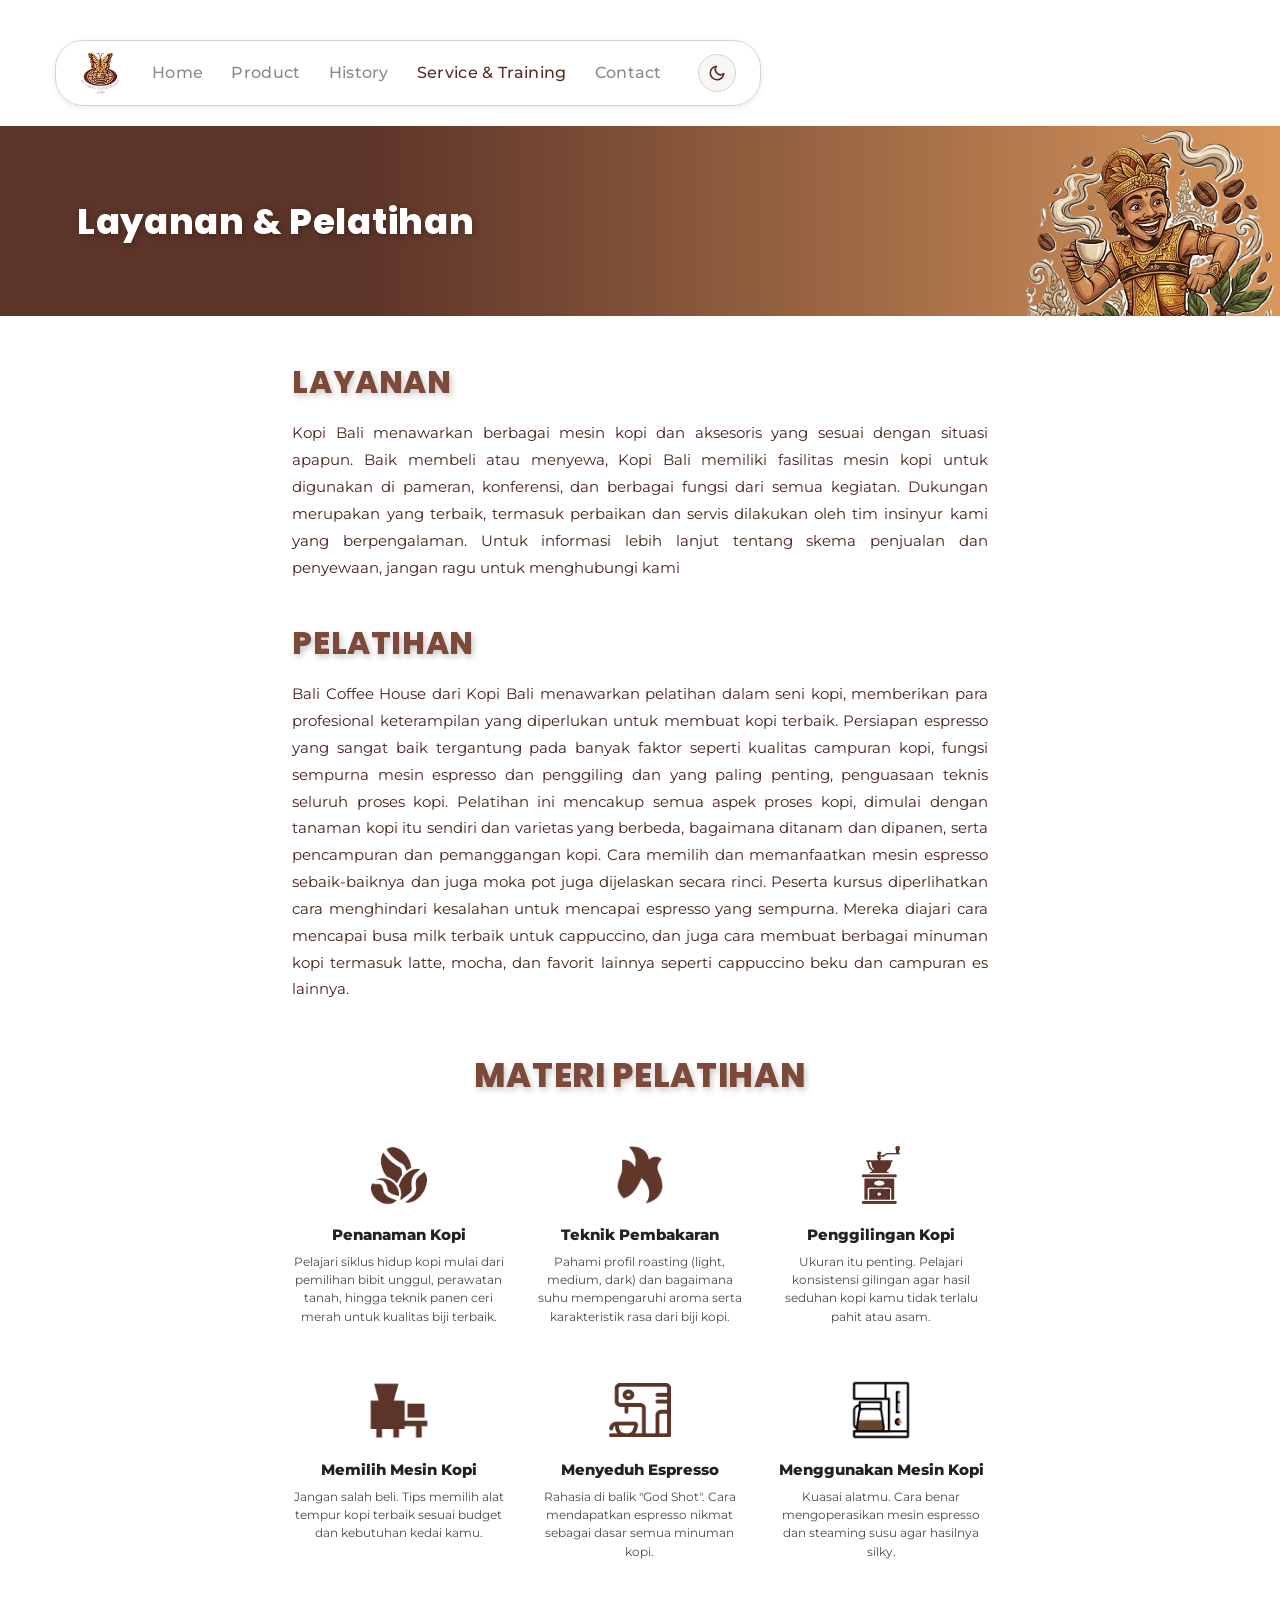
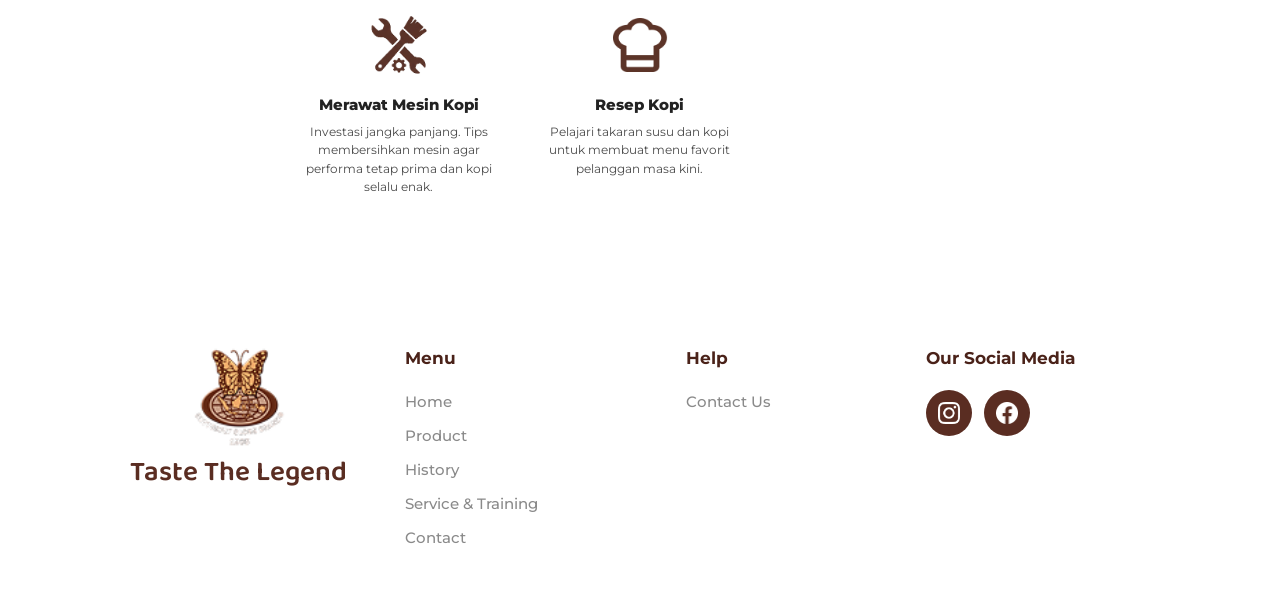
<file: service.html>
<!DOCTYPE html>
<html lang="id">
<head>
<meta charset="UTF-8">
<meta name="viewport" content="width=device-width, initial-scale=1">
<title>Layanan &amp; Pelatihan | Bhineka Djaja – Kopi Bali Cap Kupu-Kupu Bola Dunia</title>
<meta name="description" content="Layanan penyewaan, servis mesin kopi, dan pelatihan seni kopi khas Bali oleh Bhineka Djaja.">
<link rel="preconnect" href="https://fonts.googleapis.com">
<link rel="preconnect" href="https://fonts.gstatic.com" crossorigin>
<link href="https://fonts.googleapis.com/css2?family=Baloo+2:wght@500;600&family=Montserrat:wght@400;500;600;700;800&family=Poppins:wght@600;700;800;900&display=swap" rel="stylesheet">
<link rel="stylesheet" href="style.css">
<script>if(localStorage.getItem('bhineka-tema')==='dark'||(!localStorage.getItem('bhineka-tema')&&window.matchMedia('(prefers-color-scheme: dark)').matches)){document.documentElement.setAttribute('data-theme','dark')}</script>
<style>
  /* ── Hero Layanan & Pelatihan ─────────────────────────────── */
  .service-hero {
    position: relative;
    display: flex;
    align-items: center;
    padding: 0 6%;
    min-height: 190px;
    background: var(--banner-grad);
    overflow: hidden;
    margin-top: 20px;
  }
  .service-hero::after {
    content: '';
    position: absolute;
    right: 0;
    top: 0;
    bottom: 0;
    width: clamp(280px, 32vw, 440px);
    background: url('images/ornamen-bali.png') right bottom / contain no-repeat;
    opacity: 1;
    pointer-events: none;
    z-index: 1;
  }
  .service-hero h1 {
    position: relative;
    z-index: 2;
    font-family: "Poppins", sans-serif;
    font-size: clamp(28px, 2.8vw, 38px);
    font-weight: 800;
    color: #fff;
    text-shadow: 2px 2px 6px rgba(0, 0, 0, 0.25);
    letter-spacing: .02em;
    line-height: 1.2;
    margin: 0;
  }

  /* ── Konten Layanan & Pelatihan ───────────────────────────── */
  .service-konten {
    max-width: 900px;
    margin: 0 auto;
    padding: 44px 8% 70px;
  }

  .service-section {
    margin-bottom: 40px;
  }
  .service-section h2 {
    font-family: "Poppins", sans-serif;
    font-weight: 800;
    font-size: clamp(24px, 2.4vw, 32px);
    color: var(--cokelat2);
    text-shadow: 2px 3px 6px rgba(0, 0, 0, 0.22);
    margin-bottom: 14px;
    letter-spacing: .02em;
    text-transform: uppercase;
  }
  .service-section p {
    font-size: 14.5px;
    line-height: 1.85;
    text-align: justify;
    color: var(--teks);
  }

  /* ── Judul Materi Pelatihan (Center) ───────────────────────── */
  .materi-judul {
    font-family: "Poppins", sans-serif;
    font-weight: 800;
    font-size: clamp(26px, 2.6vw, 36px);
    color: var(--cokelat2);
    text-shadow: 2px 3px 6px rgba(0, 0, 0, 0.22);
    text-align: center;
    margin: 48px 0 38px;
    letter-spacing: .02em;
    text-transform: uppercase;
  }

  /* ── Grid Materi Pelatihan ─────────────────────────────────── */
  .materi-grid {
    display: grid;
    grid-template-columns: repeat(3, 1fr);
    gap: 48px 28px;
  }
  .materi-item {
    display: flex;
    flex-direction: column;
    align-items: center;
    text-align: center;
  }
  .materi-icon-wrap {
    height: 72px;
    width: 72px;
    display: flex;
    align-items: center;
    justify-content: center;
    margin: 0 auto 14px;
  }
  .materi-icon-wrap img {
    max-height: 62px;
    max-width: 62px;
    width: auto;
    height: auto;
    object-fit: contain;
    display: block;
  }
  .materi-item h3 {
    font-family: "Montserrat", sans-serif;
    font-size: 15px;
    font-weight: 800;
    color: #222;
    margin-bottom: 8px;
    line-height: 1.3;
  }
  .materi-item p {
    font-size: 11.5px;
    line-height: 1.6;
    color: #4a4a4a;
    max-width: 250px;
    margin: 0 auto;
  }

  /* ── Dark Mode Overrides ──────────────────────────────────── */
  [data-theme="dark"] .materi-item h3 {
    color: var(--teks);
  }
  [data-theme="dark"] .materi-item p {
    color: var(--teks-muted);
  }
  [data-theme="dark"] .materi-icon-wrap {
    background: var(--bg-card);
    border-radius: 50%;
    box-shadow: 0 4px 12px var(--shadow-sm);
    border: 1px solid var(--border);
  }

  /* ── Responsive Tablet / iPad (<= 900px) ──────────────────── */
  @media (max-width: 900px) {
    .service-hero { min-height: 135px; padding: 0 24px; }
    .service-hero::after { width: clamp(200px, 34vw, 280px); right: 0; }
    .service-hero h1 { font-size: 22px; }
    .service-konten { padding: 36px 28px 50px; }
    .materi-grid {
      grid-template-columns: repeat(2, 1fr);
      gap: 36px 24px;
    }
  }

  /* ── Responsive HP / Smartphone (<= 600px) ────────────────── */
  @media (max-width: 600px) {
    .service-hero { min-height: 105px; padding: 0 16px; }
    .service-hero::after { width: 145px; right: 0; opacity: 0.95; }
    .service-hero h1 { font-size: 18px; }
    .service-konten { padding: 24px 16px 36px; }
    .service-section { margin-bottom: 28px; }
    .service-section h2 { font-size: 20px; margin-bottom: 10px; }
    .service-section p { font-size: 13.5px; line-height: 1.7; text-align: left; }
    .materi-judul { font-size: 22px; margin: 36px 0 24px; }
    .materi-grid {
      grid-template-columns: 1fr;
      gap: 28px;
    }
    .materi-icon-wrap { height: 64px; width: 64px; margin-bottom: 10px; }
    .materi-icon-wrap img { max-height: 56px; max-width: 56px; }
    .materi-item h3 { font-size: 14.5px; }
    .materi-item p { font-size: 12.5px; line-height: 1.55; }
  }
</style>
</head>
<body>

<!-- ═══ NAVIGASI ═══ -->
<header class="nav-wrap">
  <nav class="nav" aria-label="Menu utama">
    <a class="logo" href="index.html"><img src="images/Logo.png" alt="Butterfly Globe Brand 1935"></a>
    <span class="nav-current-page">Service &amp; Training</span>
    <div class="nav-links">
      <a href="index.html">Home</a>
      <a href="product.html">Product</a>
      <a href="history.html">History</a>
      <a href="service.html" aria-current="page">Service &amp; Training</a>
      <a href="contact.html">Contact</a>
    </div>
    <div class="nav-actions">
      <button class="tema-toggle" id="btn-tema" aria-label="Ganti mode gelap/terang" type="button" title="Ganti mode gelap/terang">
        <svg class="ikon-bulan" width="18" height="18" viewBox="0 0 24 24" fill="none" stroke="currentColor" stroke-width="2.2" stroke-linecap="round" stroke-linejoin="round">
          <path d="M21 12.79A9 9 0 1 1 11.21 3 7 7 0 0 0 21 12.79z"></path>
        </svg>
        <svg class="ikon-matahari" width="18" height="18" viewBox="0 0 24 24" fill="none" stroke="currentColor" stroke-width="2.2" stroke-linecap="round" stroke-linejoin="round">
          <circle cx="12" cy="12" r="5"></circle>
          <line x1="12" y1="1" x2="12" y2="3"></line>
          <line x1="12" y1="21" x2="12" y2="23"></line>
          <line x1="4.22" y1="4.22" x2="5.64" y2="5.64"></line>
          <line x1="18.36" y1="18.36" x2="19.78" y2="19.78"></line>
          <line x1="1" y1="12" x2="3" y2="12"></line>
          <line x1="21" y1="12" x2="23" y2="12"></line>
          <line x1="4.22" y1="19.78" x2="5.64" y2="18.36"></line>
          <line x1="18.36" y1="5.64" x2="19.78" y2="4.22"></line>
        </svg>
      </button>
      <button class="nav-toggle" aria-label="Buka menu" aria-expanded="false" type="button">
        <span></span>
        <span></span>
        <span></span>
      </button>
    </div>
  </nav>
</header>

<main>

  <!-- ═══ HERO ═══ -->
  <section class="service-hero">
    <h1>Layanan &amp; Pelatihan</h1>
  </section>

  <!-- ═══ KONTEN ═══ -->
  <div class="service-konten">

    <!-- Section Layanan -->
    <section class="service-section">
      <h2>LAYANAN</h2>
      <p>Kopi Bali menawarkan berbagai mesin kopi dan aksesoris yang sesuai dengan situasi apapun. Baik membeli atau menyewa, Kopi Bali memiliki fasilitas mesin kopi untuk digunakan di pameran, konferensi, dan berbagai fungsi dari semua kegiatan. Dukungan merupakan yang terbaik, termasuk perbaikan dan servis dilakukan oleh tim insinyur kami yang berpengalaman. Untuk informasi lebih lanjut tentang skema penjualan dan penyewaan, jangan ragu untuk menghubungi kami</p>
    </section>

    <!-- Section Pelatihan -->
    <section class="service-section">
      <h2>PELATIHAN</h2>
      <p>Bali Coffee House dari Kopi Bali menawarkan pelatihan dalam seni kopi, memberikan para profesional keterampilan yang diperlukan untuk membuat kopi terbaik. Persiapan espresso yang sangat baik tergantung pada banyak faktor seperti kualitas campuran kopi, fungsi sempurna mesin espresso dan penggiling dan yang paling penting, penguasaan teknis seluruh proses kopi. Pelatihan ini mencakup semua aspek proses kopi, dimulai dengan tanaman kopi itu sendiri dan varietas yang berbeda, bagaimana ditanam dan dipanen, serta pencampuran dan pemanggangan kopi. Cara memilih dan memanfaatkan mesin espresso sebaik-baiknya dan juga moka pot juga dijelaskan secara rinci. Peserta kursus diperlihatkan cara menghindari kesalahan untuk mencapai espresso yang sempurna. Mereka diajari cara mencapai busa milk terbaik untuk cappuccino, dan juga cara membuat berbagai minuman kopi termasuk latte, mocha, dan favorit lainnya seperti cappuccino beku dan campuran es lainnya.</p>
    </section>

    <!-- Section Materi Pelatihan -->
    <section>
      <h2 class="materi-judul">MATERI PELATIHAN</h2>

      <div class="materi-grid">

        <!-- 1. Penanaman Kopi -->
        <article class="materi-item">
          <div class="materi-icon-wrap">
            <img src="images/penanaman_kopi.png" alt="Penanaman Kopi" loading="lazy">
          </div>
          <h3>Penanaman Kopi</h3>
          <p>Pelajari siklus hidup kopi mulai dari pemilihan bibit unggul, perawatan tanah, hingga teknik panen ceri merah untuk kualitas biji terbaik.</p>
        </article>

        <!-- 2. Teknik Pembakaran -->
        <article class="materi-item">
          <div class="materi-icon-wrap">
            <img src="images/teknik_pembakaran.png" alt="Teknik Pembakaran" loading="lazy">
          </div>
          <h3>Teknik Pembakaran</h3>
          <p>Pahami profil roasting (light, medium, dark) dan bagaimana suhu mempengaruhi aroma serta karakteristik rasa dari biji kopi.</p>
        </article>

        <!-- 3. Penggilingan Kopi -->
        <article class="materi-item">
          <div class="materi-icon-wrap">
            <img src="images/penggilingan_kopi.png" alt="Penggilingan Kopi" loading="lazy">
          </div>
          <h3>Penggilingan Kopi</h3>
          <p>Ukuran itu penting. Pelajari konsistensi gilingan agar hasil seduhan kopi kamu tidak terlalu pahit atau asam.</p>
        </article>

        <!-- 4. Memilih Mesin Kopi -->
        <article class="materi-item">
          <div class="materi-icon-wrap">
            <img src="images/memilih_mesin_kopi.png" alt="Memilih Mesin Kopi" loading="lazy">
          </div>
          <h3>Memilih Mesin Kopi</h3>
          <p>Jangan salah beli. Tips memilih alat tempur kopi terbaik sesuai budget dan kebutuhan kedai kamu.</p>
        </article>

        <!-- 5. Menyeduh Espresso -->
        <article class="materi-item">
          <div class="materi-icon-wrap">
            <img src="images/menyeduh_espresso.png" alt="Menyeduh Espresso" loading="lazy">
          </div>
          <h3>Menyeduh Espresso</h3>
          <p>Rahasia di balik "God Shot". Cara mendapatkan espresso nikmat sebagai dasar semua minuman kopi.</p>
        </article>

        <!-- 6. Menggunakan Mesin Kopi -->
        <article class="materi-item">
          <div class="materi-icon-wrap">
            <img src="images/menggunakan_mesin_kopi.png" alt="Menggunakan Mesin Kopi" loading="lazy">
          </div>
          <h3>Menggunakan Mesin Kopi</h3>
          <p>Kuasai alatmu. Cara benar mengoperasikan mesin espresso dan steaming susu agar hasilnya silky.</p>
        </article>

        <!-- 7. Merawat Mesin Kopi -->
        <article class="materi-item">
          <div class="materi-icon-wrap">
            <img src="images/merawat_mesin_kopi.png" alt="Merawat Mesin Kopi" loading="lazy">
          </div>
          <h3>Merawat Mesin Kopi</h3>
          <p>Investasi jangka panjang. Tips membersihkan mesin agar performa tetap prima dan kopi selalu enak.</p>
        </article>

        <!-- 8. Resep Kopi -->
        <article class="materi-item">
          <div class="materi-icon-wrap">
            <img src="images/resep_kopi.png" alt="Resep Kopi" loading="lazy">
          </div>
          <h3>Resep Kopi</h3>
          <p>Pelajari takaran susu dan kopi untuk membuat menu favorit pelanggan masa kini.</p>
        </article>

      </div>
    </section>

  </div>

</main>

<!-- ═══ FOOTER ═══ -->
<footer>
  <div class="foot-merk">
    <img src="images/Logo.png" alt="Butterfly Globe Brand 1935">
    <p>Taste The Legend</p>
  </div>
  <div>
    <h4>Menu</h4>
    <ul>
      <li><a href="index.html">Home</a></li>
      <li><a href="product.html">Product</a></li>
      <li><a href="history.html">History</a></li>
      <li><a href="service.html">Service &amp; Training</a></li>
      <li><a href="contact.html">Contact</a></li>
    </ul>
  </div>
  <div>
    <h4>Help</h4>
    <ul><li><a href="contact.html">Contact Us</a></li></ul>
  </div>
  <div>
    <h4>Our Social Media</h4>
    <div class="sosial-baris">
      <a class="sosial" href="#" aria-label="Instagram"><img src="images/instagram.png" alt=""></a>
      <a class="sosial" href="#" aria-label="Facebook"><img src="images/facebook.png" alt=""></a>
    </div>
  </div>
</footer>
<script src="transisi.js"></script>

</body>
</html>
</file>
<file: style.css>
/* ── Variabel Warna & Tema (Light & Dark Mode) ──────────────── */
:root {
  --bg: #ffffff;
  --bg-card: #ffffff;
  --bg-sheet: #ffffff;
  --bg-subtle: #f9f6f3;
  --bg-pill: #ffffff;
  --border: #d4d4d4;
  --border-subtle: #e5ded9;
  --cokelat: #5a2d22;
  --cokelat2: #7d4a3a;
  --cokelat-muda: #c98d57;
  --teks: #4a2219;
  --teks-muted: #555555;
  --teks-abu: #8a8a8a;
  --shadow-sm: rgba(0, 0, 0, 0.08);
  --shadow-md: rgba(90, 45, 34, 0.16);
  --hero-grad: linear-gradient(90deg, #c98d57, #6a392b);
  --banner-grad: linear-gradient(90deg, #5c3428 0%, #5c3428 28%, #784a34 45%, #925f3f 60%, #ad744a 75%, #c78955 90%, #d9975c 100%);
  --search-bg: #f8f6f4;
  --kartu-body-border: #387461;
}

[data-theme="dark"] {
  --bg: #140d0a;
  --bg-card: #1e140f;
  --bg-sheet: #271a14;
  --bg-subtle: #1c110d;
  --bg-pill: #1f1410;
  --border: #3b2820;
  --border-subtle: #33221a;
  --cokelat: #dca773;
  --cokelat2: #ecbe94;
  --cokelat-muda: #e2b080;
  --teks: #f2e9e2;
  --teks-muted: #c8b9af;
  --teks-abu: #a39387;
  --shadow-sm: rgba(0, 0, 0, 0.4);
  --shadow-md: rgba(0, 0, 0, 0.55);
  --hero-grad: linear-gradient(90deg, #a46a38, #5a2d22);
  --banner-grad: linear-gradient(90deg, #24130d 0%, #24130d 28%, #3d2014 45%, #5a321d 60%, #754428 75%, #8d5635 90%, #a2653e 100%);
  --search-bg: #221611;
  --kartu-body-border: #4d8c76;
}

* { box-sizing: border-box; margin: 0; }
body {
  font-family: "Montserrat", system-ui, sans-serif;
  color: var(--teks);
  background: var(--bg);
  line-height: 1.5;
  overflow-x: hidden;
  transition: background-color .25s ease, color .25s ease;
}

/* ── Animasi Transisi Halaman ──────────────────────────────── */
body { opacity: 0; transform: translateY(8px); animation: masuk .25s ease-out forwards; }
body.keluar { animation: keluar .15s ease-in forwards !important; }
@keyframes masuk { to { opacity: 1; transform: translateY(0); } }
@keyframes keluar { from { opacity: 1; transform: translateY(0); } to { opacity: 0; transform: translateY(-6px); } }

img { display: block; max-width: 100%; }
a { color: inherit; text-decoration: none; }
a:focus-visible { outline: 2px solid var(--cokelat2); outline-offset: 3px; }

/* ── Navigasi ──────────────────────────────────────────────── */
.nav-wrap { padding: 40px 4.3% 0; position: relative; z-index: 100; }
.nav {
  display: flex;
  align-items: center;
  gap: 28px;
  width: fit-content;
  max-width: 100%;
  padding: 10px 24px 10px 20px;
  border: 1.5px solid var(--border);
  border-radius: 28px;
  box-shadow: 0 2px 6px var(--shadow-sm);
  background: var(--bg-pill);
  transition: background-color .25s ease, border-color .25s ease, box-shadow .25s ease;
}
.nav .logo { flex-shrink: 0; }
.nav .logo img { width: 48px; height: auto; }
.nav-links { display: flex; align-items: center; gap: 28px; }
.nav-links a {
  font-size: 16px;
  font-weight: 500;
  color: var(--teks-abu);
  white-space: nowrap;
  letter-spacing: .02em;
  transition: color .2s ease;
}
.nav-links a:hover, .nav-links a[aria-current] { color: var(--cokelat); }
.nav-current-page { display: none; }

.nav-actions { display: flex; align-items: center; gap: 10px; margin-left: 8px; flex-shrink: 0; }
.nav-toggle {
  display: none;
  background: transparent;
  border: none;
  cursor: pointer;
  padding: 8px 6px;
  border-radius: 50%;
  flex-direction: column;
  justify-content: center;
  align-items: center;
  gap: 5px;
  width: 40px;
  height: 40px;
  -webkit-tap-highlight-color: transparent;
}
.nav-toggle span {
  display: block;
  width: 22px;
  height: 2.5px;
  background: var(--cokelat);
  border-radius: 3px;
  transition: transform .25s cubic-bezier(.4, 0, .2, 1), opacity .2s ease, background-color .25s ease;
  transform-origin: center;
}

/* ── Tombol Ganti Mode Gelap / Terang ───────────────────────── */
.tema-toggle {
  display: flex;
  align-items: center;
  justify-content: center;
  width: 38px;
  height: 38px;
  border-radius: 50%;
  border: 1.5px solid var(--border);
  background: var(--bg-subtle);
  color: var(--cokelat);
  cursor: pointer;
  transition: background .2s ease, transform .2s ease, border-color .2s ease, color .2s ease;
  flex-shrink: 0;
  -webkit-tap-highlight-color: transparent;
  padding: 0;
}
.tema-toggle:hover {
  background: var(--border-subtle);
  transform: rotate(15deg) scale(1.06);
}
.tema-toggle:active {
  transform: scale(0.95);
}
.tema-toggle .ikon-matahari { display: none; }
.tema-toggle .ikon-bulan { display: block; }
[data-theme="dark"] .tema-toggle .ikon-matahari { display: block; stroke: #ffca65; }
[data-theme="dark"] .tema-toggle .ikon-bulan { display: none; }
[data-theme="dark"] .tema-toggle {
  background: #2a1c16;
  border-color: #4a3227;
  color: #ffca65;
}

/* ── Hero Beranda ─────────────────────────────────────────── */
.hero { display: grid; grid-template-columns: 1.1fr .9fr; align-items: center; gap: 40px; padding: 30px 8% 0; }
.hero h1 {
  font-size: clamp(44px, 5vw, 68px);
  font-weight: 800;
  line-height: 1.1;
  color: var(--cokelat2);
  text-shadow: 4px 4px 8px var(--shadow-sm);
  transition: color .25s ease;
}
.lead {
  margin-top: 28px;
  max-width: 540px;
  font-size: clamp(18px, 1.7vw, 24px);
  font-weight: 500;
  line-height: 1.6;
  text-align: justify;
}
.tombol {
  display: inline-block;
  margin-top: 36px;
  padding: 16px 62px;
  border-radius: 14px;
  color: #fff;
  font-size: 20px;
  font-weight: 600;
  background: var(--hero-grad);
  box-shadow: 0 4px 10px rgba(0, 0, 0, .2);
  transition: transform .2s ease, box-shadow .2s ease;
}
.tombol:hover {
  transform: translateY(-2px);
  box-shadow: 0 6px 14px rgba(0, 0, 0, .26);
}
.hero-gambar { width: min(100%, 430px); justify-self: center; }

/* ── Fitur ─────────────────────────────────────────────────── */
.fitur { max-width: 900px; padding: 56px 8% 0 9.3%; }
.item { margin-bottom: 30px; }
.item h3 {
  display: flex;
  align-items: center;
  gap: 12px;
  font-size: 24px;
  font-weight: 800;
  color: var(--cokelat);
  text-shadow: 2px 2px 4px var(--shadow-sm);
  transition: color .25s ease;
}
.item p { margin-top: 8px; font-size: 14.5px; line-height: 1.75; text-align: justify; }
.ikon { flex: none; width: 40px; height: 40px; }

/* ── Galeri ────────────────────────────────────────────────── */
.galeri { margin-top: 90px; }
.galeri h2 {
  margin-bottom: 56px;
  text-align: center;
  font-family: "Baloo 2", sans-serif;
  font-size: clamp(32px, 3.6vw, 52px);
  font-weight: 500;
  color: var(--cokelat);
  transition: color .25s ease;
}
.grid { display: grid; grid-template-columns: 1.34fr 1.67fr .96fr; grid-template-rows: 1fr 1fr; gap: 12px; height: clamp(420px, 43vw, 640px); }
.grid figure { overflow: hidden; border-radius: 6px; }
.grid img { width: 100%; height: 100%; object-fit: cover; }
.g1 { grid-column: 1; grid-row: 1; }
.g2 { grid-column: 1; grid-row: 2; }
.g3 { grid-column: 2; grid-row: 1/3; }
.g4 { grid-column: 3; grid-row: 1/3; }

/* ── Footer ────────────────────────────────────────────────── */
footer {
  display: grid;
  grid-template-columns: 1.3fr 1.2fr 1fr 1.2fr;
  gap: 30px;
  align-items: start;
  margin-top: 80px;
  padding: 0 8% 60px;
  transition: color .25s ease;
}
.foot-merk { text-align: center; }
.foot-merk img { width: 110px; margin: 0 auto; }
.foot-merk p {
  margin-top: 8px;
  font-family: "Baloo 2", sans-serif;
  font-size: 28px;
  font-weight: 600;
  line-height: 1.2;
  color: var(--cokelat);
  transition: color .25s ease;
}
footer h4 { margin-bottom: 18px; font-size: 17px; font-weight: 700; color: var(--teks); }
footer ul { display: grid; gap: 10px; padding: 0; list-style: none; }
footer li a { font-size: 15px; font-weight: 500; color: var(--teks-abu); transition: color .2s ease; }
footer li a:hover { color: var(--cokelat); }
.sosial-baris { display: flex; gap: 12px; }
.sosial {
  display: flex;
  align-items: center;
  justify-content: center;
  width: 46px;
  height: 46px;
  border-radius: 50%;
  background: var(--cokelat);
  transition: background .2s, transform .2s;
}
.sosial:hover { background: var(--cokelat2); transform: translateY(-2px); }
.sosial img { width: 48%; height: 48%; }

/* ── Tombol Kembali Ke Atas (Back to Top) ─────────────────── */
.kembali-ke-atas {
  position: fixed;
  bottom: 26px;
  right: 24px;
  width: 44px;
  height: 44px;
  border-radius: 50%;
  background: var(--cokelat);
  color: #ffffff;
  border: none;
  cursor: pointer;
  box-shadow: 0 4px 14px var(--shadow-md);
  display: flex;
  align-items: center;
  justify-content: center;
  z-index: 990;
  opacity: 0;
  visibility: hidden;
  transform: translateY(14px);
  transition: opacity .25s ease, transform .25s ease, background .2s, visibility .25s;
  -webkit-tap-highlight-color: transparent;
}
.kembali-ke-atas.tampil {
  opacity: 1;
  visibility: visible;
  transform: translateY(0);
}
.kembali-ke-atas:hover {
  background: var(--cokelat2);
  transform: translateY(-2px);
}
.kembali-ke-atas:active {
  transform: translateY(0);
}
.kembali-ke-atas svg {
  width: 20px;
  height: 20px;
  stroke: #ffffff;
}

/* ── Responsive Tablet / iPad (<= 900px) ──────────────────── */
@media (max-width: 900px) {
  .nav-wrap { padding: 24px 20px 0; }
  .nav { gap: 18px; padding: 8px 20px 8px 16px; border-radius: 24px; }
  .nav-links { gap: 18px; }
  .nav-links a { font-size: 14.5px; }
  .nav .logo img { width: 38px; }
  .hero { grid-template-columns: 1fr; gap: 32px; padding: 24px 24px 0; text-align: center; }
  .hero h1 { font-size: 40px; }
  .lead { font-size: 16.5px; margin-left: auto; margin-right: auto; text-align: center; }
  .tombol { padding: 14px 48px; font-size: 17px; }
  .hero-gambar { width: min(100%, 360px); }
  .fitur { padding: 40px 24px 0; }
  .item h3 { font-size: 20px; }
  .galeri { margin-top: 60px; padding: 0 20px; }
  .galeri h2 { margin-bottom: 32px; font-size: 36px; }
  .grid { grid-template-columns: 1fr 1fr; grid-template-rows: auto; height: auto; gap: 12px; }
  .grid figure { border-radius: 8px; }
  .g1, .g2, .g3, .g4 { grid-column: auto; grid-row: auto; aspect-ratio: 4/3; }
  footer { grid-template-columns: repeat(3, 1fr); gap: 28px; margin-top: 60px; padding: 0 24px 44px; }
  .foot-merk { grid-column: 1 / -1; margin-bottom: 10px; }
  footer h4 { font-size: 16px; margin-bottom: 12px; }
  footer li a { font-size: 14px; }
  .sosial { width: 42px; height: 42px; }
}

/* ── Responsive Mobile (<= 768px): Hamburger Navigation ───── */
@media (max-width: 768px) {
  .nav-wrap { padding: 16px 16px 0; z-index: 1000; }
  .nav {
    width: 100%;
    justify-content: space-between;
    padding: 8px 14px 8px 14px;
    border-radius: 24px;
    position: relative;
    overflow: visible;
  }
  .nav .logo img { width: 36px; }
  .nav-current-page {
    display: block;
    position: absolute;
    left: 50%;
    transform: translateX(-50%);
    font-family: "Poppins", sans-serif;
    font-size: 15px;
    font-weight: 700;
    color: var(--cokelat);
    letter-spacing: .02em;
    text-align: center;
    white-space: nowrap;
    pointer-events: none;
    max-width: calc(100% - 150px);
    overflow: hidden;
    text-overflow: ellipsis;
  }
  .nav-actions { margin-left: 0; gap: 6px; }
  .nav-toggle { display: flex; }
  .tema-toggle { width: 34px; height: 34px; }

  /* Animasi Garis 3 ke Tanda Silang (X) */
  .nav.menu-buka .nav-toggle span:nth-child(1) { transform: translateY(7.5px) rotate(45deg); }
  .nav.menu-buka .nav-toggle span:nth-child(2) { opacity: 0; transform: scaleX(0); }
  .nav.menu-buka .nav-toggle span:nth-child(3) { transform: translateY(-7.5px) rotate(-45deg); }

  /* Dropdown Menu Pilihan Page */
  .nav-links {
    position: absolute;
    top: calc(100% + 10px);
    left: 0;
    right: 0;
    background: var(--bg-pill);
    border: 1.5px solid var(--border);
    border-radius: 20px;
    box-shadow: 0 12px 36px var(--shadow-md);
    padding: 10px 8px;
    display: flex;
    flex-direction: column;
    gap: 4px;
    opacity: 0;
    visibility: hidden;
    transform: translateY(-8px);
    transition: opacity .22s ease, transform .22s ease, visibility .22s;
    pointer-events: none;
    z-index: 1001;
  }
  .nav.menu-buka .nav-links {
    opacity: 1;
    visibility: visible;
    transform: translateY(0);
    pointer-events: auto;
  }
  .nav-links a {
    font-size: 15px;
    font-weight: 600;
    color: var(--teks);
    padding: 12px 18px;
    border-radius: 12px;
    display: block;
    white-space: normal;
    transition: background .15s ease, color .15s ease, padding-left .15s ease;
  }
  .nav-links a:hover, .nav-links a:active {
    background: var(--bg-subtle);
    color: var(--cokelat);
    padding-left: 22px;
  }
  .nav-links a[aria-current] {
    background: var(--border-subtle);
    color: var(--cokelat);
    font-weight: 700;
  }
}

/* ── Responsive HP / Smartphone (<= 600px) ────────────────── */
@media (max-width: 600px) {
  .nav-wrap { padding: 14px 12px 0; }
  .nav { padding: 6px 12px 6px 12px; border-radius: 22px; }
  .nav .logo img { width: 32px; }
  .nav-current-page { font-size: 14px; max-width: calc(100% - 130px); }
  .tema-toggle { width: 32px; height: 32px; }
  .kembali-ke-atas { bottom: 20px; right: 18px; width: 42px; height: 42px; }
  .hero { padding: 16px 16px 0; gap: 24px; text-align: center; }
  .hero h1 { font-size: 30px; }
  .lead { font-size: 14.5px; line-height: 1.6; margin: 16px auto 0; text-align: center; max-width: 420px; }
  .tombol { padding: 12px 36px; font-size: 15px; margin-top: 24px; }
  .hero-gambar { width: min(100%, 280px); margin: 0 auto; }
  .fitur { padding: 32px 16px 0; }
  .item { margin-bottom: 22px; }
  .item h3 { font-size: 18px; gap: 8px; }
  .item p { font-size: 13.5px; line-height: 1.65; text-align: left; }
  .ikon { width: 32px; height: 32px; }
  .galeri { margin-top: 44px; padding: 0 14px; }
  .galeri h2 { font-size: 26px; margin-bottom: 20px; }
  .grid { grid-template-columns: 1fr; gap: 10px; }
  .grid figure { border-radius: 8px; }
  .g1, .g2, .g3, .g4 { grid-column: auto; grid-row: auto; aspect-ratio: 16/10; }
  footer { grid-template-columns: 1fr; gap: 28px; text-align: center; margin-top: 48px; padding: 0 16px 36px; }
  .foot-merk { grid-column: auto; }
  .foot-merk img { width: 90px; }
  .foot-merk p { font-size: 24px; }
  footer h4 { font-size: 16px; margin-bottom: 10px; }
  footer ul { justify-items: center; gap: 8px; }
  footer li a { font-size: 13.5px; }
  .sosial-baris { justify-content: center; }
  .sosial { width: 42px; height: 42px; }
}
</file>
